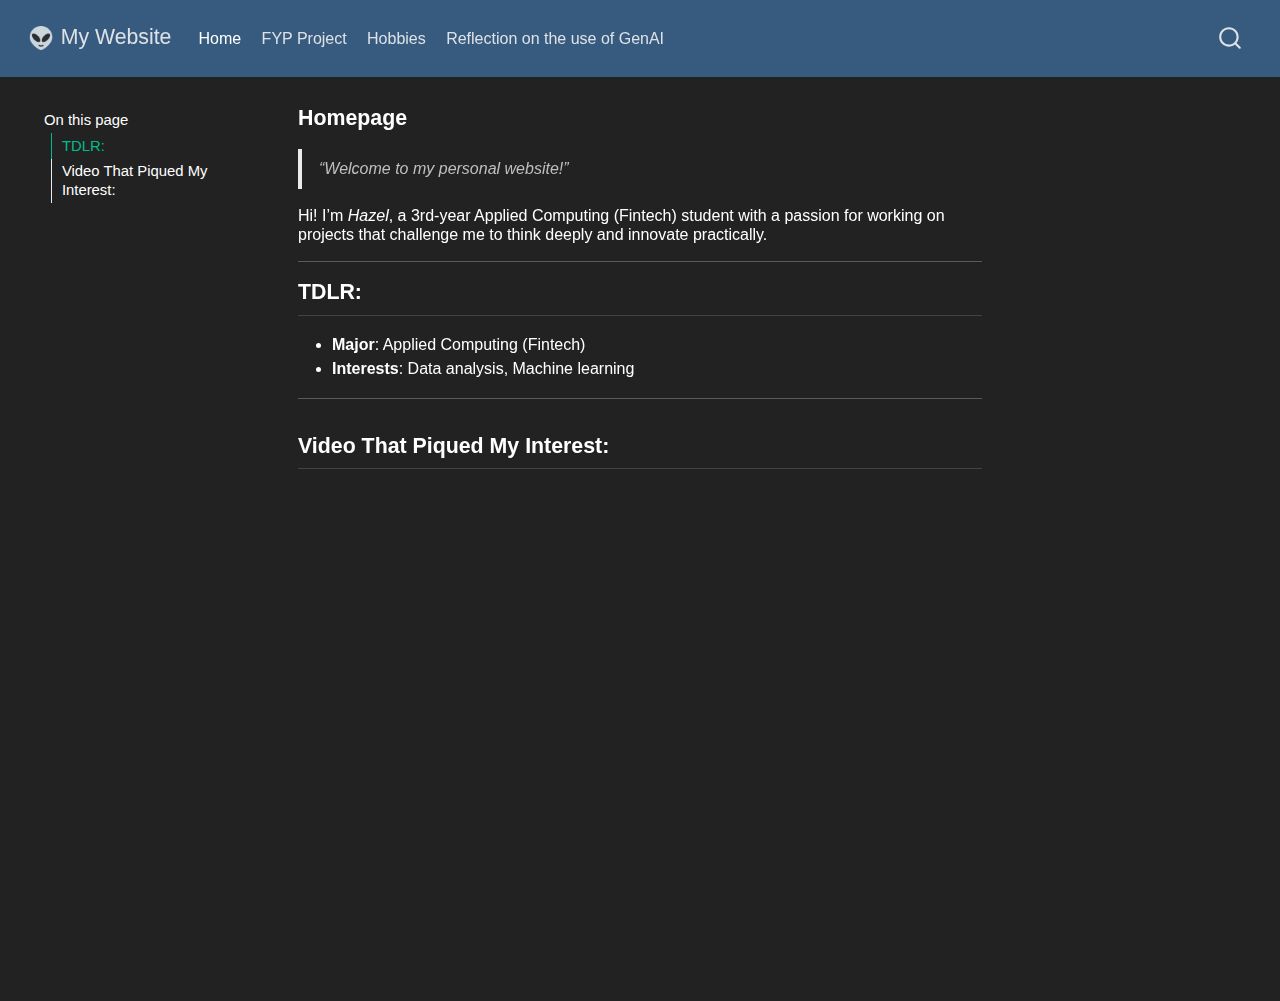
<file: docs/index.html>
<!DOCTYPE html>
<html xmlns="http://www.w3.org/1999/xhtml" lang="en" xml:lang="en"><head>

<meta charset="utf-8">
<meta name="generator" content="quarto-1.7.30">

<meta name="viewport" content="width=device-width, initial-scale=1.0, user-scalable=yes">


<title>Homepage – My Website</title>
<style>
code{white-space: pre-wrap;}
span.smallcaps{font-variant: small-caps;}
div.columns{display: flex; gap: min(4vw, 1.5em);}
div.column{flex: auto; overflow-x: auto;}
div.hanging-indent{margin-left: 1.5em; text-indent: -1.5em;}
ul.task-list{list-style: none;}
ul.task-list li input[type="checkbox"] {
  width: 0.8em;
  margin: 0 0.8em 0.2em -1em; /* quarto-specific, see https://github.com/quarto-dev/quarto-cli/issues/4556 */ 
  vertical-align: middle;
}
</style>


<script src="site_libs/quarto-nav/quarto-nav.js"></script>
<script src="site_libs/quarto-nav/headroom.min.js"></script>
<script src="site_libs/clipboard/clipboard.min.js"></script>
<script src="site_libs/quarto-search/autocomplete.umd.js"></script>
<script src="site_libs/quarto-search/fuse.min.js"></script>
<script src="site_libs/quarto-search/quarto-search.js"></script>
<meta name="quarto:offset" content="./">
<link href="./favicon.png" rel="icon" type="image/png">
<script src="site_libs/quarto-html/quarto.js" type="module"></script>
<script src="site_libs/quarto-html/tabsets/tabsets.js" type="module"></script>
<script src="site_libs/quarto-html/popper.min.js"></script>
<script src="site_libs/quarto-html/tippy.umd.min.js"></script>
<script src="site_libs/quarto-html/anchor.min.js"></script>
<link href="site_libs/quarto-html/tippy.css" rel="stylesheet">
<link href="site_libs/quarto-html/quarto-syntax-highlighting-dark-2b3e328b71be8d25427581baeb23079b.css" rel="stylesheet" id="quarto-text-highlighting-styles">
<script src="site_libs/bootstrap/bootstrap.min.js"></script>
<link href="site_libs/bootstrap/bootstrap-icons.css" rel="stylesheet">
<link href="site_libs/bootstrap/bootstrap-1688d9e1630bd0bcb1ec498477fd8fb7.min.css" rel="stylesheet" append-hash="true" id="quarto-bootstrap" data-mode="dark">
<script id="quarto-search-options" type="application/json">{
  "location": "navbar",
  "copy-button": false,
  "collapse-after": 3,
  "panel-placement": "end",
  "type": "overlay",
  "limit": 50,
  "keyboard-shortcut": [
    "f",
    "/",
    "s"
  ],
  "show-item-context": false,
  "language": {
    "search-no-results-text": "No results",
    "search-matching-documents-text": "matching documents",
    "search-copy-link-title": "Copy link to search",
    "search-hide-matches-text": "Hide additional matches",
    "search-more-match-text": "more match in this document",
    "search-more-matches-text": "more matches in this document",
    "search-clear-button-title": "Clear",
    "search-text-placeholder": "",
    "search-detached-cancel-button-title": "Cancel",
    "search-submit-button-title": "Submit",
    "search-label": "Search"
  }
}</script>


<link rel="stylesheet" href="styles.css">
</head>

<body class="floating nav-fixed quarto-light">

<div id="quarto-search-results"></div>
  <header id="quarto-header" class="headroom fixed-top">
    <nav class="navbar navbar-expand-lg " data-bs-theme="dark">
      <div class="navbar-container container-fluid">
      <div class="navbar-brand-container mx-auto">
    <a href="./index.html" class="navbar-brand navbar-brand-logo">
    <img src="./logo.png" alt="" class="navbar-logo">
    </a>
    <a class="navbar-brand" href="./index.html">
    <span class="navbar-title">My Website</span>
    </a>
  </div>
            <div id="quarto-search" class="" title="Search"></div>
          <button class="navbar-toggler" type="button" data-bs-toggle="collapse" data-bs-target="#navbarCollapse" aria-controls="navbarCollapse" role="menu" aria-expanded="false" aria-label="Toggle navigation" onclick="if (window.quartoToggleHeadroom) { window.quartoToggleHeadroom(); }">
  <span class="navbar-toggler-icon"></span>
</button>
          <div class="collapse navbar-collapse" id="navbarCollapse">
            <ul class="navbar-nav navbar-nav-scroll me-auto">
  <li class="nav-item">
    <a class="nav-link active" href="./index.html" aria-current="page"> 
<span class="menu-text">Home</span></a>
  </li>  
  <li class="nav-item">
    <a class="nav-link" href="./about.html"> 
<span class="menu-text">FYP Project</span></a>
  </li>  
  <li class="nav-item">
    <a class="nav-link" href="./hobbies.html"> 
<span class="menu-text">Hobbies</span></a>
  </li>  
  <li class="nav-item">
    <a class="nav-link" href="./reflection.html"> 
<span class="menu-text">Reflection on the use of GenAI</span></a>
  </li>  
</ul>
          </div> <!-- /navcollapse -->
            <div class="quarto-navbar-tools">
</div>
      </div> <!-- /container-fluid -->
    </nav>
</header>
<!-- content -->
<div id="quarto-content" class="quarto-container page-columns page-rows-contents page-layout-article page-navbar">
<!-- sidebar -->
  <nav id="quarto-sidebar" class="sidebar collapse collapse-horizontal quarto-sidebar-collapse-item sidebar-navigation floating overflow-auto">
    <nav id="TOC" role="doc-toc" class="toc-active">
    <h2 id="toc-title">On this page</h2>
   
  <ul>
  <li><a href="#tdlr" id="toc-tdlr" class="nav-link active" data-scroll-target="#tdlr">TDLR:</a></li>
  <li><a href="#video-that-piqued-my-interest" id="toc-video-that-piqued-my-interest" class="nav-link" data-scroll-target="#video-that-piqued-my-interest">Video That Piqued My Interest:</a></li>
  </ul>
</nav>
</nav>
<div id="quarto-sidebar-glass" class="quarto-sidebar-collapse-item" data-bs-toggle="collapse" data-bs-target=".quarto-sidebar-collapse-item"></div>
<!-- margin-sidebar -->
    <div id="quarto-margin-sidebar" class="sidebar margin-sidebar zindex-bottom">
    </div>
<!-- main -->
<main class="content" id="quarto-document-content">

<header id="title-block-header" class="quarto-title-block default">
<div class="quarto-title">
<h1 class="title">Homepage</h1>
</div>



<div class="quarto-title-meta">

    
  
    
  </div>
  


</header>


<blockquote class="blockquote">
<p><em>“Welcome to my personal website!”</em></p>
</blockquote>
<p>Hi! I’m <em>Hazel</em>, a 3rd-year Applied Computing (Fintech) student with a passion for working on projects that challenge me to think deeply and innovate practically.</p>
<hr>
<section id="tdlr" class="level2">
<h2 class="anchored" data-anchor-id="tdlr">TDLR:</h2>
<ul>
<li><strong>Major</strong>: Applied Computing (Fintech)</li>
<li><strong>Interests</strong>: Data analysis, Machine learning</li>
</ul>
<hr>
</section>
<section id="video-that-piqued-my-interest" class="level2">
<h2 class="anchored" data-anchor-id="video-that-piqued-my-interest">Video That Piqued My Interest:</h2>
<div class="quarto-video"><iframe data-external="1" src="https://www.youtube.com/embed/aircAruvnKk" width="600" height="400" title="" frameborder="0" allow="accelerometer; autoplay; clipboard-write; encrypted-media; gyroscope; picture-in-picture" allowfullscreen=""></iframe></div>


</section>

</main> <!-- /main -->
<script id="quarto-html-after-body" type="application/javascript">
  window.document.addEventListener("DOMContentLoaded", function (event) {
    const icon = "";
    const anchorJS = new window.AnchorJS();
    anchorJS.options = {
      placement: 'right',
      icon: icon
    };
    anchorJS.add('.anchored');
    const isCodeAnnotation = (el) => {
      for (const clz of el.classList) {
        if (clz.startsWith('code-annotation-')) {                     
          return true;
        }
      }
      return false;
    }
    const onCopySuccess = function(e) {
      // button target
      const button = e.trigger;
      // don't keep focus
      button.blur();
      // flash "checked"
      button.classList.add('code-copy-button-checked');
      var currentTitle = button.getAttribute("title");
      button.setAttribute("title", "Copied!");
      let tooltip;
      if (window.bootstrap) {
        button.setAttribute("data-bs-toggle", "tooltip");
        button.setAttribute("data-bs-placement", "left");
        button.setAttribute("data-bs-title", "Copied!");
        tooltip = new bootstrap.Tooltip(button, 
          { trigger: "manual", 
            customClass: "code-copy-button-tooltip",
            offset: [0, -8]});
        tooltip.show();    
      }
      setTimeout(function() {
        if (tooltip) {
          tooltip.hide();
          button.removeAttribute("data-bs-title");
          button.removeAttribute("data-bs-toggle");
          button.removeAttribute("data-bs-placement");
        }
        button.setAttribute("title", currentTitle);
        button.classList.remove('code-copy-button-checked');
      }, 1000);
      // clear code selection
      e.clearSelection();
    }
    const getTextToCopy = function(trigger) {
        const codeEl = trigger.previousElementSibling.cloneNode(true);
        for (const childEl of codeEl.children) {
          if (isCodeAnnotation(childEl)) {
            childEl.remove();
          }
        }
        return codeEl.innerText;
    }
    const clipboard = new window.ClipboardJS('.code-copy-button:not([data-in-quarto-modal])', {
      text: getTextToCopy
    });
    clipboard.on('success', onCopySuccess);
    if (window.document.getElementById('quarto-embedded-source-code-modal')) {
      const clipboardModal = new window.ClipboardJS('.code-copy-button[data-in-quarto-modal]', {
        text: getTextToCopy,
        container: window.document.getElementById('quarto-embedded-source-code-modal')
      });
      clipboardModal.on('success', onCopySuccess);
    }
      var localhostRegex = new RegExp(/^(?:http|https):\/\/localhost\:?[0-9]*\//);
      var mailtoRegex = new RegExp(/^mailto:/);
        var filterRegex = new RegExp('/' + window.location.host + '/');
      var isInternal = (href) => {
          return filterRegex.test(href) || localhostRegex.test(href) || mailtoRegex.test(href);
      }
      // Inspect non-navigation links and adorn them if external
     var links = window.document.querySelectorAll('a[href]:not(.nav-link):not(.navbar-brand):not(.toc-action):not(.sidebar-link):not(.sidebar-item-toggle):not(.pagination-link):not(.no-external):not([aria-hidden]):not(.dropdown-item):not(.quarto-navigation-tool):not(.about-link)');
      for (var i=0; i<links.length; i++) {
        const link = links[i];
        if (!isInternal(link.href)) {
          // undo the damage that might have been done by quarto-nav.js in the case of
          // links that we want to consider external
          if (link.dataset.originalHref !== undefined) {
            link.href = link.dataset.originalHref;
          }
        }
      }
    function tippyHover(el, contentFn, onTriggerFn, onUntriggerFn) {
      const config = {
        allowHTML: true,
        maxWidth: 500,
        delay: 100,
        arrow: false,
        appendTo: function(el) {
            return el.parentElement;
        },
        interactive: true,
        interactiveBorder: 10,
        theme: 'quarto',
        placement: 'bottom-start',
      };
      if (contentFn) {
        config.content = contentFn;
      }
      if (onTriggerFn) {
        config.onTrigger = onTriggerFn;
      }
      if (onUntriggerFn) {
        config.onUntrigger = onUntriggerFn;
      }
      window.tippy(el, config); 
    }
    const noterefs = window.document.querySelectorAll('a[role="doc-noteref"]');
    for (var i=0; i<noterefs.length; i++) {
      const ref = noterefs[i];
      tippyHover(ref, function() {
        // use id or data attribute instead here
        let href = ref.getAttribute('data-footnote-href') || ref.getAttribute('href');
        try { href = new URL(href).hash; } catch {}
        const id = href.replace(/^#\/?/, "");
        const note = window.document.getElementById(id);
        if (note) {
          return note.innerHTML;
        } else {
          return "";
        }
      });
    }
    const xrefs = window.document.querySelectorAll('a.quarto-xref');
    const processXRef = (id, note) => {
      // Strip column container classes
      const stripColumnClz = (el) => {
        el.classList.remove("page-full", "page-columns");
        if (el.children) {
          for (const child of el.children) {
            stripColumnClz(child);
          }
        }
      }
      stripColumnClz(note)
      if (id === null || id.startsWith('sec-')) {
        // Special case sections, only their first couple elements
        const container = document.createElement("div");
        if (note.children && note.children.length > 2) {
          container.appendChild(note.children[0].cloneNode(true));
          for (let i = 1; i < note.children.length; i++) {
            const child = note.children[i];
            if (child.tagName === "P" && child.innerText === "") {
              continue;
            } else {
              container.appendChild(child.cloneNode(true));
              break;
            }
          }
          if (window.Quarto?.typesetMath) {
            window.Quarto.typesetMath(container);
          }
          return container.innerHTML
        } else {
          if (window.Quarto?.typesetMath) {
            window.Quarto.typesetMath(note);
          }
          return note.innerHTML;
        }
      } else {
        // Remove any anchor links if they are present
        const anchorLink = note.querySelector('a.anchorjs-link');
        if (anchorLink) {
          anchorLink.remove();
        }
        if (window.Quarto?.typesetMath) {
          window.Quarto.typesetMath(note);
        }
        if (note.classList.contains("callout")) {
          return note.outerHTML;
        } else {
          return note.innerHTML;
        }
      }
    }
    for (var i=0; i<xrefs.length; i++) {
      const xref = xrefs[i];
      tippyHover(xref, undefined, function(instance) {
        instance.disable();
        let url = xref.getAttribute('href');
        let hash = undefined; 
        if (url.startsWith('#')) {
          hash = url;
        } else {
          try { hash = new URL(url).hash; } catch {}
        }
        if (hash) {
          const id = hash.replace(/^#\/?/, "");
          const note = window.document.getElementById(id);
          if (note !== null) {
            try {
              const html = processXRef(id, note.cloneNode(true));
              instance.setContent(html);
            } finally {
              instance.enable();
              instance.show();
            }
          } else {
            // See if we can fetch this
            fetch(url.split('#')[0])
            .then(res => res.text())
            .then(html => {
              const parser = new DOMParser();
              const htmlDoc = parser.parseFromString(html, "text/html");
              const note = htmlDoc.getElementById(id);
              if (note !== null) {
                const html = processXRef(id, note);
                instance.setContent(html);
              } 
            }).finally(() => {
              instance.enable();
              instance.show();
            });
          }
        } else {
          // See if we can fetch a full url (with no hash to target)
          // This is a special case and we should probably do some content thinning / targeting
          fetch(url)
          .then(res => res.text())
          .then(html => {
            const parser = new DOMParser();
            const htmlDoc = parser.parseFromString(html, "text/html");
            const note = htmlDoc.querySelector('main.content');
            if (note !== null) {
              // This should only happen for chapter cross references
              // (since there is no id in the URL)
              // remove the first header
              if (note.children.length > 0 && note.children[0].tagName === "HEADER") {
                note.children[0].remove();
              }
              const html = processXRef(null, note);
              instance.setContent(html);
            } 
          }).finally(() => {
            instance.enable();
            instance.show();
          });
        }
      }, function(instance) {
      });
    }
        let selectedAnnoteEl;
        const selectorForAnnotation = ( cell, annotation) => {
          let cellAttr = 'data-code-cell="' + cell + '"';
          let lineAttr = 'data-code-annotation="' +  annotation + '"';
          const selector = 'span[' + cellAttr + '][' + lineAttr + ']';
          return selector;
        }
        const selectCodeLines = (annoteEl) => {
          const doc = window.document;
          const targetCell = annoteEl.getAttribute("data-target-cell");
          const targetAnnotation = annoteEl.getAttribute("data-target-annotation");
          const annoteSpan = window.document.querySelector(selectorForAnnotation(targetCell, targetAnnotation));
          const lines = annoteSpan.getAttribute("data-code-lines").split(",");
          const lineIds = lines.map((line) => {
            return targetCell + "-" + line;
          })
          let top = null;
          let height = null;
          let parent = null;
          if (lineIds.length > 0) {
              //compute the position of the single el (top and bottom and make a div)
              const el = window.document.getElementById(lineIds[0]);
              top = el.offsetTop;
              height = el.offsetHeight;
              parent = el.parentElement.parentElement;
            if (lineIds.length > 1) {
              const lastEl = window.document.getElementById(lineIds[lineIds.length - 1]);
              const bottom = lastEl.offsetTop + lastEl.offsetHeight;
              height = bottom - top;
            }
            if (top !== null && height !== null && parent !== null) {
              // cook up a div (if necessary) and position it 
              let div = window.document.getElementById("code-annotation-line-highlight");
              if (div === null) {
                div = window.document.createElement("div");
                div.setAttribute("id", "code-annotation-line-highlight");
                div.style.position = 'absolute';
                parent.appendChild(div);
              }
              div.style.top = top - 2 + "px";
              div.style.height = height + 4 + "px";
              div.style.left = 0;
              let gutterDiv = window.document.getElementById("code-annotation-line-highlight-gutter");
              if (gutterDiv === null) {
                gutterDiv = window.document.createElement("div");
                gutterDiv.setAttribute("id", "code-annotation-line-highlight-gutter");
                gutterDiv.style.position = 'absolute';
                const codeCell = window.document.getElementById(targetCell);
                const gutter = codeCell.querySelector('.code-annotation-gutter');
                gutter.appendChild(gutterDiv);
              }
              gutterDiv.style.top = top - 2 + "px";
              gutterDiv.style.height = height + 4 + "px";
            }
            selectedAnnoteEl = annoteEl;
          }
        };
        const unselectCodeLines = () => {
          const elementsIds = ["code-annotation-line-highlight", "code-annotation-line-highlight-gutter"];
          elementsIds.forEach((elId) => {
            const div = window.document.getElementById(elId);
            if (div) {
              div.remove();
            }
          });
          selectedAnnoteEl = undefined;
        };
          // Handle positioning of the toggle
      window.addEventListener(
        "resize",
        throttle(() => {
          elRect = undefined;
          if (selectedAnnoteEl) {
            selectCodeLines(selectedAnnoteEl);
          }
        }, 10)
      );
      function throttle(fn, ms) {
      let throttle = false;
      let timer;
        return (...args) => {
          if(!throttle) { // first call gets through
              fn.apply(this, args);
              throttle = true;
          } else { // all the others get throttled
              if(timer) clearTimeout(timer); // cancel #2
              timer = setTimeout(() => {
                fn.apply(this, args);
                timer = throttle = false;
              }, ms);
          }
        };
      }
        // Attach click handler to the DT
        const annoteDls = window.document.querySelectorAll('dt[data-target-cell]');
        for (const annoteDlNode of annoteDls) {
          annoteDlNode.addEventListener('click', (event) => {
            const clickedEl = event.target;
            if (clickedEl !== selectedAnnoteEl) {
              unselectCodeLines();
              const activeEl = window.document.querySelector('dt[data-target-cell].code-annotation-active');
              if (activeEl) {
                activeEl.classList.remove('code-annotation-active');
              }
              selectCodeLines(clickedEl);
              clickedEl.classList.add('code-annotation-active');
            } else {
              // Unselect the line
              unselectCodeLines();
              clickedEl.classList.remove('code-annotation-active');
            }
          });
        }
    const findCites = (el) => {
      const parentEl = el.parentElement;
      if (parentEl) {
        const cites = parentEl.dataset.cites;
        if (cites) {
          return {
            el,
            cites: cites.split(' ')
          };
        } else {
          return findCites(el.parentElement)
        }
      } else {
        return undefined;
      }
    };
    var bibliorefs = window.document.querySelectorAll('a[role="doc-biblioref"]');
    for (var i=0; i<bibliorefs.length; i++) {
      const ref = bibliorefs[i];
      const citeInfo = findCites(ref);
      if (citeInfo) {
        tippyHover(citeInfo.el, function() {
          var popup = window.document.createElement('div');
          citeInfo.cites.forEach(function(cite) {
            var citeDiv = window.document.createElement('div');
            citeDiv.classList.add('hanging-indent');
            citeDiv.classList.add('csl-entry');
            var biblioDiv = window.document.getElementById('ref-' + cite);
            if (biblioDiv) {
              citeDiv.innerHTML = biblioDiv.innerHTML;
            }
            popup.appendChild(citeDiv);
          });
          return popup.innerHTML;
        });
      }
    }
  });
  </script>
</div> <!-- /content -->




</body></html>
</file>
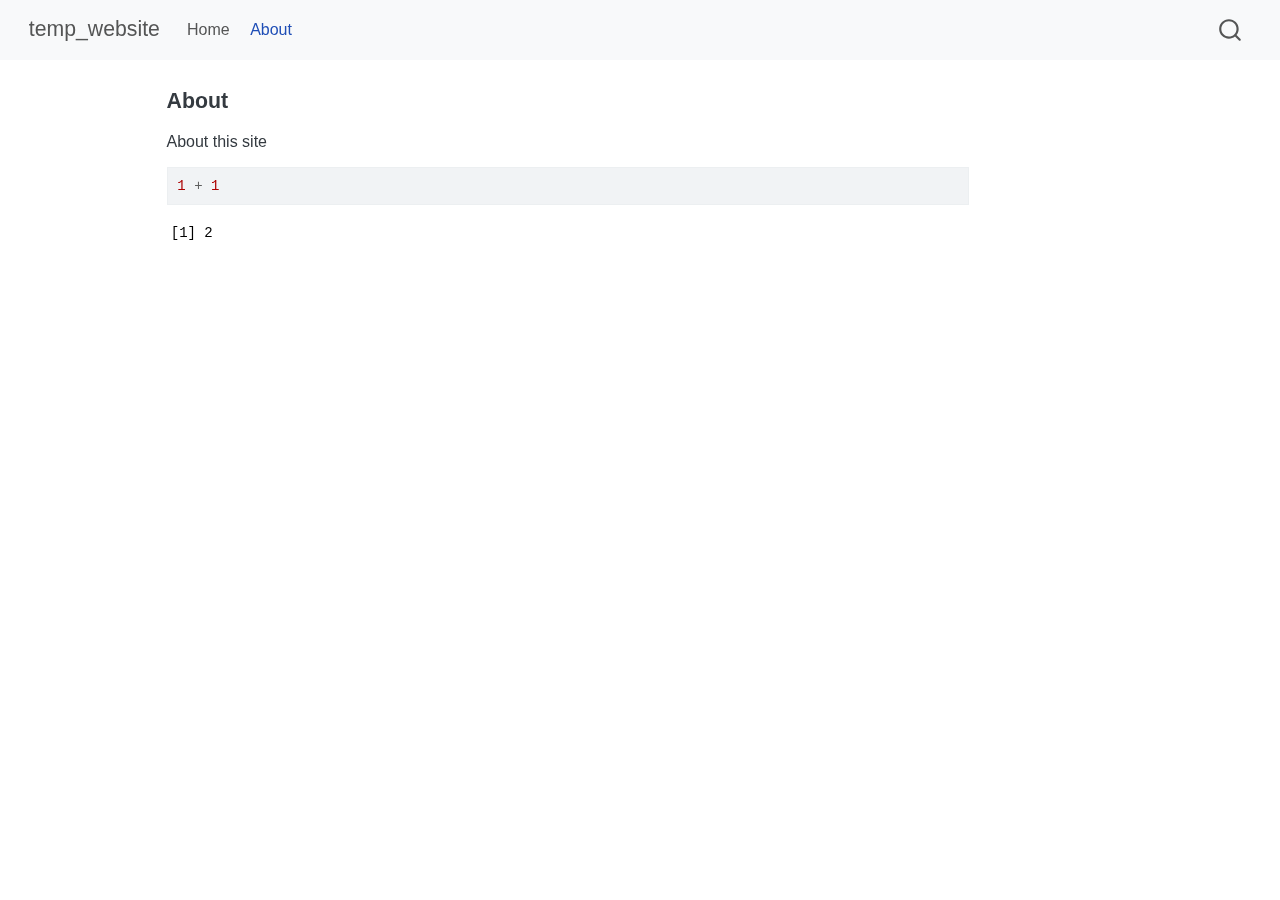
<file: docs/about.html>
<!DOCTYPE html>
<html xmlns="http://www.w3.org/1999/xhtml" lang="en" xml:lang="en"><head>

<meta charset="utf-8">
<meta name="generator" content="quarto-1.7.30">

<meta name="viewport" content="width=device-width, initial-scale=1.0, user-scalable=yes">


<title>About – temp_website</title>
<style>
code{white-space: pre-wrap;}
span.smallcaps{font-variant: small-caps;}
div.columns{display: flex; gap: min(4vw, 1.5em);}
div.column{flex: auto; overflow-x: auto;}
div.hanging-indent{margin-left: 1.5em; text-indent: -1.5em;}
ul.task-list{list-style: none;}
ul.task-list li input[type="checkbox"] {
  width: 0.8em;
  margin: 0 0.8em 0.2em -1em; /* quarto-specific, see https://github.com/quarto-dev/quarto-cli/issues/4556 */ 
  vertical-align: middle;
}
/* CSS for syntax highlighting */
html { -webkit-text-size-adjust: 100%; }
pre > code.sourceCode { white-space: pre; position: relative; }
pre > code.sourceCode > span { display: inline-block; line-height: 1.25; }
pre > code.sourceCode > span:empty { height: 1.2em; }
.sourceCode { overflow: visible; }
code.sourceCode > span { color: inherit; text-decoration: inherit; }
div.sourceCode { margin: 1em 0; }
pre.sourceCode { margin: 0; }
@media screen {
div.sourceCode { overflow: auto; }
}
@media print {
pre > code.sourceCode { white-space: pre-wrap; }
pre > code.sourceCode > span { text-indent: -5em; padding-left: 5em; }
}
pre.numberSource code
  { counter-reset: source-line 0; }
pre.numberSource code > span
  { position: relative; left: -4em; counter-increment: source-line; }
pre.numberSource code > span > a:first-child::before
  { content: counter(source-line);
    position: relative; left: -1em; text-align: right; vertical-align: baseline;
    border: none; display: inline-block;
    -webkit-touch-callout: none; -webkit-user-select: none;
    -khtml-user-select: none; -moz-user-select: none;
    -ms-user-select: none; user-select: none;
    padding: 0 4px; width: 4em;
  }
pre.numberSource { margin-left: 3em;  padding-left: 4px; }
div.sourceCode
  {   }
@media screen {
pre > code.sourceCode > span > a:first-child::before { text-decoration: underline; }
}
</style>


<script src="site_libs/quarto-nav/quarto-nav.js"></script>
<script src="site_libs/quarto-nav/headroom.min.js"></script>
<script src="site_libs/clipboard/clipboard.min.js"></script>
<script src="site_libs/quarto-search/autocomplete.umd.js"></script>
<script src="site_libs/quarto-search/fuse.min.js"></script>
<script src="site_libs/quarto-search/quarto-search.js"></script>
<meta name="quarto:offset" content="./">
<script src="site_libs/quarto-html/quarto.js" type="module"></script>
<script src="site_libs/quarto-html/tabsets/tabsets.js" type="module"></script>
<script src="site_libs/quarto-html/popper.min.js"></script>
<script src="site_libs/quarto-html/tippy.umd.min.js"></script>
<script src="site_libs/quarto-html/anchor.min.js"></script>
<link href="site_libs/quarto-html/tippy.css" rel="stylesheet">
<link href="site_libs/quarto-html/quarto-syntax-highlighting-de070a7b0ab54f8780927367ac907214.css" rel="stylesheet" id="quarto-text-highlighting-styles">
<script src="site_libs/bootstrap/bootstrap.min.js"></script>
<link href="site_libs/bootstrap/bootstrap-icons.css" rel="stylesheet">
<link href="site_libs/bootstrap/bootstrap-dfb324f25d9b1687192fa8be62ac8f9c.min.css" rel="stylesheet" append-hash="true" id="quarto-bootstrap" data-mode="light">
<script id="quarto-search-options" type="application/json">{
  "location": "navbar",
  "copy-button": false,
  "collapse-after": 3,
  "panel-placement": "end",
  "type": "overlay",
  "limit": 50,
  "keyboard-shortcut": [
    "f",
    "/",
    "s"
  ],
  "show-item-context": false,
  "language": {
    "search-no-results-text": "No results",
    "search-matching-documents-text": "matching documents",
    "search-copy-link-title": "Copy link to search",
    "search-hide-matches-text": "Hide additional matches",
    "search-more-match-text": "more match in this document",
    "search-more-matches-text": "more matches in this document",
    "search-clear-button-title": "Clear",
    "search-text-placeholder": "",
    "search-detached-cancel-button-title": "Cancel",
    "search-submit-button-title": "Submit",
    "search-label": "Search"
  }
}</script>


<link rel="stylesheet" href="styles.css">
</head>

<body class="nav-fixed quarto-light">

<div id="quarto-search-results"></div>
  <header id="quarto-header" class="headroom fixed-top">
    <nav class="navbar navbar-expand-lg " data-bs-theme="dark">
      <div class="navbar-container container-fluid">
      <div class="navbar-brand-container mx-auto">
    <a class="navbar-brand" href="./index.html">
    <span class="navbar-title">temp_website</span>
    </a>
  </div>
            <div id="quarto-search" class="" title="Search"></div>
          <button class="navbar-toggler" type="button" data-bs-toggle="collapse" data-bs-target="#navbarCollapse" aria-controls="navbarCollapse" role="menu" aria-expanded="false" aria-label="Toggle navigation" onclick="if (window.quartoToggleHeadroom) { window.quartoToggleHeadroom(); }">
  <span class="navbar-toggler-icon"></span>
</button>
          <div class="collapse navbar-collapse" id="navbarCollapse">
            <ul class="navbar-nav navbar-nav-scroll me-auto">
  <li class="nav-item">
    <a class="nav-link" href="./index.html"> 
<span class="menu-text">Home</span></a>
  </li>  
  <li class="nav-item">
    <a class="nav-link active" href="./about.html" aria-current="page"> 
<span class="menu-text">About</span></a>
  </li>  
</ul>
          </div> <!-- /navcollapse -->
            <div class="quarto-navbar-tools">
</div>
      </div> <!-- /container-fluid -->
    </nav>
</header>
<!-- content -->
<div id="quarto-content" class="quarto-container page-columns page-rows-contents page-layout-article page-navbar">
<!-- sidebar -->
<!-- margin-sidebar -->
    <div id="quarto-margin-sidebar" class="sidebar margin-sidebar zindex-bottom">
        
    </div>
<!-- main -->
<main class="content" id="quarto-document-content">

<header id="title-block-header" class="quarto-title-block default">
<div class="quarto-title">
<h1 class="title">About</h1>
</div>



<div class="quarto-title-meta">

    
  
    
  </div>
  


</header>


<p>About this site</p>
<div class="cell">
<div class="sourceCode cell-code" id="cb1"><pre class="sourceCode r code-with-copy"><code class="sourceCode r"><span id="cb1-1"><a href="#cb1-1" aria-hidden="true" tabindex="-1"></a><span class="dv">1</span> <span class="sc">+</span> <span class="dv">1</span></span></code><button title="Copy to Clipboard" class="code-copy-button"><i class="bi"></i></button></pre></div>
<div class="cell-output cell-output-stdout">
<pre><code>[1] 2</code></pre>
</div>
</div>



</main> <!-- /main -->
<script id="quarto-html-after-body" type="application/javascript">
  window.document.addEventListener("DOMContentLoaded", function (event) {
    const icon = "";
    const anchorJS = new window.AnchorJS();
    anchorJS.options = {
      placement: 'right',
      icon: icon
    };
    anchorJS.add('.anchored');
    const isCodeAnnotation = (el) => {
      for (const clz of el.classList) {
        if (clz.startsWith('code-annotation-')) {                     
          return true;
        }
      }
      return false;
    }
    const onCopySuccess = function(e) {
      // button target
      const button = e.trigger;
      // don't keep focus
      button.blur();
      // flash "checked"
      button.classList.add('code-copy-button-checked');
      var currentTitle = button.getAttribute("title");
      button.setAttribute("title", "Copied!");
      let tooltip;
      if (window.bootstrap) {
        button.setAttribute("data-bs-toggle", "tooltip");
        button.setAttribute("data-bs-placement", "left");
        button.setAttribute("data-bs-title", "Copied!");
        tooltip = new bootstrap.Tooltip(button, 
          { trigger: "manual", 
            customClass: "code-copy-button-tooltip",
            offset: [0, -8]});
        tooltip.show();    
      }
      setTimeout(function() {
        if (tooltip) {
          tooltip.hide();
          button.removeAttribute("data-bs-title");
          button.removeAttribute("data-bs-toggle");
          button.removeAttribute("data-bs-placement");
        }
        button.setAttribute("title", currentTitle);
        button.classList.remove('code-copy-button-checked');
      }, 1000);
      // clear code selection
      e.clearSelection();
    }
    const getTextToCopy = function(trigger) {
        const codeEl = trigger.previousElementSibling.cloneNode(true);
        for (const childEl of codeEl.children) {
          if (isCodeAnnotation(childEl)) {
            childEl.remove();
          }
        }
        return codeEl.innerText;
    }
    const clipboard = new window.ClipboardJS('.code-copy-button:not([data-in-quarto-modal])', {
      text: getTextToCopy
    });
    clipboard.on('success', onCopySuccess);
    if (window.document.getElementById('quarto-embedded-source-code-modal')) {
      const clipboardModal = new window.ClipboardJS('.code-copy-button[data-in-quarto-modal]', {
        text: getTextToCopy,
        container: window.document.getElementById('quarto-embedded-source-code-modal')
      });
      clipboardModal.on('success', onCopySuccess);
    }
      var localhostRegex = new RegExp(/^(?:http|https):\/\/localhost\:?[0-9]*\//);
      var mailtoRegex = new RegExp(/^mailto:/);
        var filterRegex = new RegExp('/' + window.location.host + '/');
      var isInternal = (href) => {
          return filterRegex.test(href) || localhostRegex.test(href) || mailtoRegex.test(href);
      }
      // Inspect non-navigation links and adorn them if external
     var links = window.document.querySelectorAll('a[href]:not(.nav-link):not(.navbar-brand):not(.toc-action):not(.sidebar-link):not(.sidebar-item-toggle):not(.pagination-link):not(.no-external):not([aria-hidden]):not(.dropdown-item):not(.quarto-navigation-tool):not(.about-link)');
      for (var i=0; i<links.length; i++) {
        const link = links[i];
        if (!isInternal(link.href)) {
          // undo the damage that might have been done by quarto-nav.js in the case of
          // links that we want to consider external
          if (link.dataset.originalHref !== undefined) {
            link.href = link.dataset.originalHref;
          }
        }
      }
    function tippyHover(el, contentFn, onTriggerFn, onUntriggerFn) {
      const config = {
        allowHTML: true,
        maxWidth: 500,
        delay: 100,
        arrow: false,
        appendTo: function(el) {
            return el.parentElement;
        },
        interactive: true,
        interactiveBorder: 10,
        theme: 'quarto',
        placement: 'bottom-start',
      };
      if (contentFn) {
        config.content = contentFn;
      }
      if (onTriggerFn) {
        config.onTrigger = onTriggerFn;
      }
      if (onUntriggerFn) {
        config.onUntrigger = onUntriggerFn;
      }
      window.tippy(el, config); 
    }
    const noterefs = window.document.querySelectorAll('a[role="doc-noteref"]');
    for (var i=0; i<noterefs.length; i++) {
      const ref = noterefs[i];
      tippyHover(ref, function() {
        // use id or data attribute instead here
        let href = ref.getAttribute('data-footnote-href') || ref.getAttribute('href');
        try { href = new URL(href).hash; } catch {}
        const id = href.replace(/^#\/?/, "");
        const note = window.document.getElementById(id);
        if (note) {
          return note.innerHTML;
        } else {
          return "";
        }
      });
    }
    const xrefs = window.document.querySelectorAll('a.quarto-xref');
    const processXRef = (id, note) => {
      // Strip column container classes
      const stripColumnClz = (el) => {
        el.classList.remove("page-full", "page-columns");
        if (el.children) {
          for (const child of el.children) {
            stripColumnClz(child);
          }
        }
      }
      stripColumnClz(note)
      if (id === null || id.startsWith('sec-')) {
        // Special case sections, only their first couple elements
        const container = document.createElement("div");
        if (note.children && note.children.length > 2) {
          container.appendChild(note.children[0].cloneNode(true));
          for (let i = 1; i < note.children.length; i++) {
            const child = note.children[i];
            if (child.tagName === "P" && child.innerText === "") {
              continue;
            } else {
              container.appendChild(child.cloneNode(true));
              break;
            }
          }
          if (window.Quarto?.typesetMath) {
            window.Quarto.typesetMath(container);
          }
          return container.innerHTML
        } else {
          if (window.Quarto?.typesetMath) {
            window.Quarto.typesetMath(note);
          }
          return note.innerHTML;
        }
      } else {
        // Remove any anchor links if they are present
        const anchorLink = note.querySelector('a.anchorjs-link');
        if (anchorLink) {
          anchorLink.remove();
        }
        if (window.Quarto?.typesetMath) {
          window.Quarto.typesetMath(note);
        }
        if (note.classList.contains("callout")) {
          return note.outerHTML;
        } else {
          return note.innerHTML;
        }
      }
    }
    for (var i=0; i<xrefs.length; i++) {
      const xref = xrefs[i];
      tippyHover(xref, undefined, function(instance) {
        instance.disable();
        let url = xref.getAttribute('href');
        let hash = undefined; 
        if (url.startsWith('#')) {
          hash = url;
        } else {
          try { hash = new URL(url).hash; } catch {}
        }
        if (hash) {
          const id = hash.replace(/^#\/?/, "");
          const note = window.document.getElementById(id);
          if (note !== null) {
            try {
              const html = processXRef(id, note.cloneNode(true));
              instance.setContent(html);
            } finally {
              instance.enable();
              instance.show();
            }
          } else {
            // See if we can fetch this
            fetch(url.split('#')[0])
            .then(res => res.text())
            .then(html => {
              const parser = new DOMParser();
              const htmlDoc = parser.parseFromString(html, "text/html");
              const note = htmlDoc.getElementById(id);
              if (note !== null) {
                const html = processXRef(id, note);
                instance.setContent(html);
              } 
            }).finally(() => {
              instance.enable();
              instance.show();
            });
          }
        } else {
          // See if we can fetch a full url (with no hash to target)
          // This is a special case and we should probably do some content thinning / targeting
          fetch(url)
          .then(res => res.text())
          .then(html => {
            const parser = new DOMParser();
            const htmlDoc = parser.parseFromString(html, "text/html");
            const note = htmlDoc.querySelector('main.content');
            if (note !== null) {
              // This should only happen for chapter cross references
              // (since there is no id in the URL)
              // remove the first header
              if (note.children.length > 0 && note.children[0].tagName === "HEADER") {
                note.children[0].remove();
              }
              const html = processXRef(null, note);
              instance.setContent(html);
            } 
          }).finally(() => {
            instance.enable();
            instance.show();
          });
        }
      }, function(instance) {
      });
    }
        let selectedAnnoteEl;
        const selectorForAnnotation = ( cell, annotation) => {
          let cellAttr = 'data-code-cell="' + cell + '"';
          let lineAttr = 'data-code-annotation="' +  annotation + '"';
          const selector = 'span[' + cellAttr + '][' + lineAttr + ']';
          return selector;
        }
        const selectCodeLines = (annoteEl) => {
          const doc = window.document;
          const targetCell = annoteEl.getAttribute("data-target-cell");
          const targetAnnotation = annoteEl.getAttribute("data-target-annotation");
          const annoteSpan = window.document.querySelector(selectorForAnnotation(targetCell, targetAnnotation));
          const lines = annoteSpan.getAttribute("data-code-lines").split(",");
          const lineIds = lines.map((line) => {
            return targetCell + "-" + line;
          })
          let top = null;
          let height = null;
          let parent = null;
          if (lineIds.length > 0) {
              //compute the position of the single el (top and bottom and make a div)
              const el = window.document.getElementById(lineIds[0]);
              top = el.offsetTop;
              height = el.offsetHeight;
              parent = el.parentElement.parentElement;
            if (lineIds.length > 1) {
              const lastEl = window.document.getElementById(lineIds[lineIds.length - 1]);
              const bottom = lastEl.offsetTop + lastEl.offsetHeight;
              height = bottom - top;
            }
            if (top !== null && height !== null && parent !== null) {
              // cook up a div (if necessary) and position it 
              let div = window.document.getElementById("code-annotation-line-highlight");
              if (div === null) {
                div = window.document.createElement("div");
                div.setAttribute("id", "code-annotation-line-highlight");
                div.style.position = 'absolute';
                parent.appendChild(div);
              }
              div.style.top = top - 2 + "px";
              div.style.height = height + 4 + "px";
              div.style.left = 0;
              let gutterDiv = window.document.getElementById("code-annotation-line-highlight-gutter");
              if (gutterDiv === null) {
                gutterDiv = window.document.createElement("div");
                gutterDiv.setAttribute("id", "code-annotation-line-highlight-gutter");
                gutterDiv.style.position = 'absolute';
                const codeCell = window.document.getElementById(targetCell);
                const gutter = codeCell.querySelector('.code-annotation-gutter');
                gutter.appendChild(gutterDiv);
              }
              gutterDiv.style.top = top - 2 + "px";
              gutterDiv.style.height = height + 4 + "px";
            }
            selectedAnnoteEl = annoteEl;
          }
        };
        const unselectCodeLines = () => {
          const elementsIds = ["code-annotation-line-highlight", "code-annotation-line-highlight-gutter"];
          elementsIds.forEach((elId) => {
            const div = window.document.getElementById(elId);
            if (div) {
              div.remove();
            }
          });
          selectedAnnoteEl = undefined;
        };
          // Handle positioning of the toggle
      window.addEventListener(
        "resize",
        throttle(() => {
          elRect = undefined;
          if (selectedAnnoteEl) {
            selectCodeLines(selectedAnnoteEl);
          }
        }, 10)
      );
      function throttle(fn, ms) {
      let throttle = false;
      let timer;
        return (...args) => {
          if(!throttle) { // first call gets through
              fn.apply(this, args);
              throttle = true;
          } else { // all the others get throttled
              if(timer) clearTimeout(timer); // cancel #2
              timer = setTimeout(() => {
                fn.apply(this, args);
                timer = throttle = false;
              }, ms);
          }
        };
      }
        // Attach click handler to the DT
        const annoteDls = window.document.querySelectorAll('dt[data-target-cell]');
        for (const annoteDlNode of annoteDls) {
          annoteDlNode.addEventListener('click', (event) => {
            const clickedEl = event.target;
            if (clickedEl !== selectedAnnoteEl) {
              unselectCodeLines();
              const activeEl = window.document.querySelector('dt[data-target-cell].code-annotation-active');
              if (activeEl) {
                activeEl.classList.remove('code-annotation-active');
              }
              selectCodeLines(clickedEl);
              clickedEl.classList.add('code-annotation-active');
            } else {
              // Unselect the line
              unselectCodeLines();
              clickedEl.classList.remove('code-annotation-active');
            }
          });
        }
    const findCites = (el) => {
      const parentEl = el.parentElement;
      if (parentEl) {
        const cites = parentEl.dataset.cites;
        if (cites) {
          return {
            el,
            cites: cites.split(' ')
          };
        } else {
          return findCites(el.parentElement)
        }
      } else {
        return undefined;
      }
    };
    var bibliorefs = window.document.querySelectorAll('a[role="doc-biblioref"]');
    for (var i=0; i<bibliorefs.length; i++) {
      const ref = bibliorefs[i];
      const citeInfo = findCites(ref);
      if (citeInfo) {
        tippyHover(citeInfo.el, function() {
          var popup = window.document.createElement('div');
          citeInfo.cites.forEach(function(cite) {
            var citeDiv = window.document.createElement('div');
            citeDiv.classList.add('hanging-indent');
            citeDiv.classList.add('csl-entry');
            var biblioDiv = window.document.getElementById('ref-' + cite);
            if (biblioDiv) {
              citeDiv.innerHTML = biblioDiv.innerHTML;
            }
            popup.appendChild(citeDiv);
          });
          return popup.innerHTML;
        });
      }
    }
  });
  </script>
</div> <!-- /content -->




</body></html>
</file>
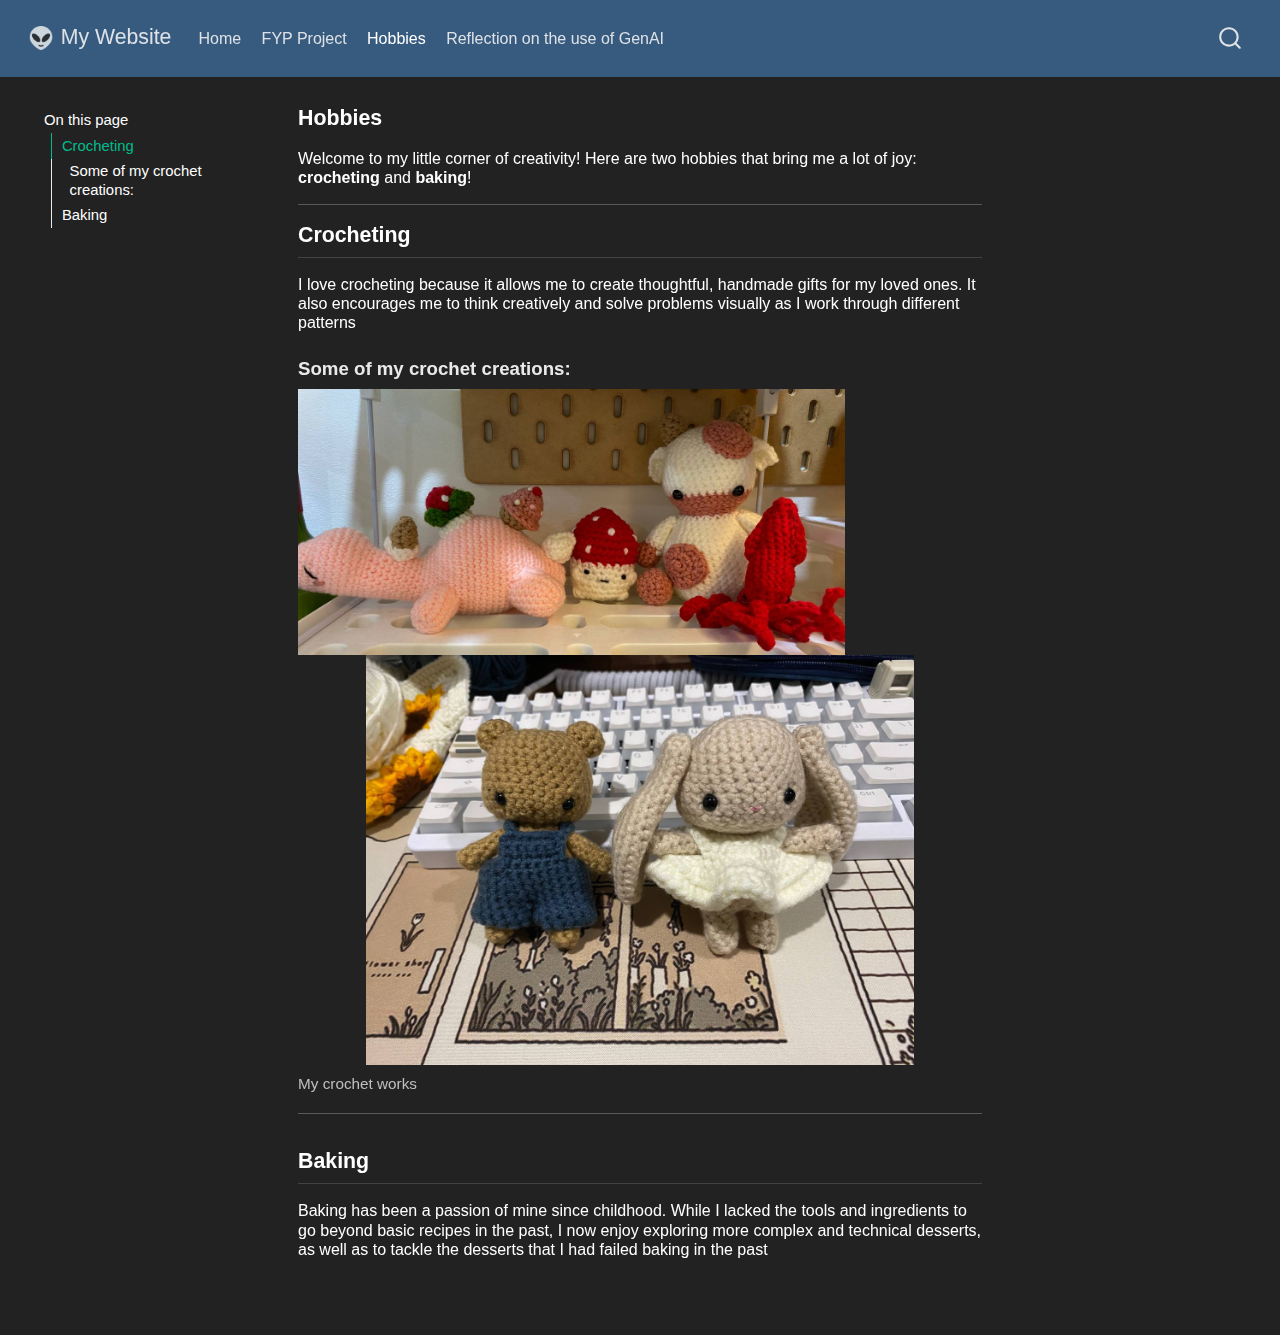
<file: docs/hobbies.html>
<!DOCTYPE html>
<html xmlns="http://www.w3.org/1999/xhtml" lang="en" xml:lang="en"><head>

<meta charset="utf-8">
<meta name="generator" content="quarto-1.7.30">

<meta name="viewport" content="width=device-width, initial-scale=1.0, user-scalable=yes">


<title>Hobbies – My Website</title>
<style>
code{white-space: pre-wrap;}
span.smallcaps{font-variant: small-caps;}
div.columns{display: flex; gap: min(4vw, 1.5em);}
div.column{flex: auto; overflow-x: auto;}
div.hanging-indent{margin-left: 1.5em; text-indent: -1.5em;}
ul.task-list{list-style: none;}
ul.task-list li input[type="checkbox"] {
  width: 0.8em;
  margin: 0 0.8em 0.2em -1em; /* quarto-specific, see https://github.com/quarto-dev/quarto-cli/issues/4556 */ 
  vertical-align: middle;
}
</style>


<script src="site_libs/quarto-nav/quarto-nav.js"></script>
<script src="site_libs/quarto-nav/headroom.min.js"></script>
<script src="site_libs/clipboard/clipboard.min.js"></script>
<script src="site_libs/quarto-search/autocomplete.umd.js"></script>
<script src="site_libs/quarto-search/fuse.min.js"></script>
<script src="site_libs/quarto-search/quarto-search.js"></script>
<meta name="quarto:offset" content="./">
<link href="./favicon.png" rel="icon" type="image/png">
<script src="site_libs/quarto-html/quarto.js" type="module"></script>
<script src="site_libs/quarto-html/tabsets/tabsets.js" type="module"></script>
<script src="site_libs/quarto-html/popper.min.js"></script>
<script src="site_libs/quarto-html/tippy.umd.min.js"></script>
<script src="site_libs/quarto-html/anchor.min.js"></script>
<link href="site_libs/quarto-html/tippy.css" rel="stylesheet">
<link href="site_libs/quarto-html/quarto-syntax-highlighting-dark-2b3e328b71be8d25427581baeb23079b.css" rel="stylesheet" id="quarto-text-highlighting-styles">
<script src="site_libs/bootstrap/bootstrap.min.js"></script>
<link href="site_libs/bootstrap/bootstrap-icons.css" rel="stylesheet">
<link href="site_libs/bootstrap/bootstrap-1688d9e1630bd0bcb1ec498477fd8fb7.min.css" rel="stylesheet" append-hash="true" id="quarto-bootstrap" data-mode="dark">
<script id="quarto-search-options" type="application/json">{
  "location": "navbar",
  "copy-button": false,
  "collapse-after": 3,
  "panel-placement": "end",
  "type": "overlay",
  "limit": 50,
  "keyboard-shortcut": [
    "f",
    "/",
    "s"
  ],
  "show-item-context": false,
  "language": {
    "search-no-results-text": "No results",
    "search-matching-documents-text": "matching documents",
    "search-copy-link-title": "Copy link to search",
    "search-hide-matches-text": "Hide additional matches",
    "search-more-match-text": "more match in this document",
    "search-more-matches-text": "more matches in this document",
    "search-clear-button-title": "Clear",
    "search-text-placeholder": "",
    "search-detached-cancel-button-title": "Cancel",
    "search-submit-button-title": "Submit",
    "search-label": "Search"
  }
}</script>


<link rel="stylesheet" href="styles.css">
</head>

<body class="floating nav-fixed quarto-light">

<div id="quarto-search-results"></div>
  <header id="quarto-header" class="headroom fixed-top">
    <nav class="navbar navbar-expand-lg " data-bs-theme="dark">
      <div class="navbar-container container-fluid">
      <div class="navbar-brand-container mx-auto">
    <a href="./index.html" class="navbar-brand navbar-brand-logo">
    <img src="./logo.png" alt="" class="navbar-logo">
    </a>
    <a class="navbar-brand" href="./index.html">
    <span class="navbar-title">My Website</span>
    </a>
  </div>
            <div id="quarto-search" class="" title="Search"></div>
          <button class="navbar-toggler" type="button" data-bs-toggle="collapse" data-bs-target="#navbarCollapse" aria-controls="navbarCollapse" role="menu" aria-expanded="false" aria-label="Toggle navigation" onclick="if (window.quartoToggleHeadroom) { window.quartoToggleHeadroom(); }">
  <span class="navbar-toggler-icon"></span>
</button>
          <div class="collapse navbar-collapse" id="navbarCollapse">
            <ul class="navbar-nav navbar-nav-scroll me-auto">
  <li class="nav-item">
    <a class="nav-link" href="./index.html"> 
<span class="menu-text">Home</span></a>
  </li>  
  <li class="nav-item">
    <a class="nav-link" href="./about.html"> 
<span class="menu-text">FYP Project</span></a>
  </li>  
  <li class="nav-item">
    <a class="nav-link active" href="./hobbies.html" aria-current="page"> 
<span class="menu-text">Hobbies</span></a>
  </li>  
  <li class="nav-item">
    <a class="nav-link" href="./reflection.html"> 
<span class="menu-text">Reflection on the use of GenAI</span></a>
  </li>  
</ul>
          </div> <!-- /navcollapse -->
            <div class="quarto-navbar-tools">
</div>
      </div> <!-- /container-fluid -->
    </nav>
</header>
<!-- content -->
<div id="quarto-content" class="quarto-container page-columns page-rows-contents page-layout-article page-navbar">
<!-- sidebar -->
  <nav id="quarto-sidebar" class="sidebar collapse collapse-horizontal quarto-sidebar-collapse-item sidebar-navigation floating overflow-auto">
    <nav id="TOC" role="doc-toc" class="toc-active">
    <h2 id="toc-title">On this page</h2>
   
  <ul>
  <li><a href="#crocheting" id="toc-crocheting" class="nav-link active" data-scroll-target="#crocheting">Crocheting</a>
  <ul class="collapse">
  <li><a href="#some-of-my-crochet-creations" id="toc-some-of-my-crochet-creations" class="nav-link" data-scroll-target="#some-of-my-crochet-creations">Some of my crochet creations:</a></li>
  </ul></li>
  <li><a href="#baking" id="toc-baking" class="nav-link" data-scroll-target="#baking">Baking</a></li>
  </ul>
</nav>
</nav>
<div id="quarto-sidebar-glass" class="quarto-sidebar-collapse-item" data-bs-toggle="collapse" data-bs-target=".quarto-sidebar-collapse-item"></div>
<!-- margin-sidebar -->
    <div id="quarto-margin-sidebar" class="sidebar margin-sidebar zindex-bottom">
    </div>
<!-- main -->
<main class="content" id="quarto-document-content">

<header id="title-block-header" class="quarto-title-block default">
<div class="quarto-title">
<h1 class="title">Hobbies</h1>
</div>



<div class="quarto-title-meta">

    
  
    
  </div>
  


</header>


<p>Welcome to my little corner of creativity! Here are two hobbies that bring me a lot of joy: <strong>crocheting</strong> and <strong>baking</strong>!</p>
<hr>
<section id="crocheting" class="level2">
<h2 class="anchored" data-anchor-id="crocheting">Crocheting</h2>
<p>I love crocheting because it allows me to create thoughtful, handmade gifts for my loved ones. It also encourages me to think creatively and solve problems visually as I work through different patterns</p>
<section id="some-of-my-crochet-creations" class="level3">
<h3 class="anchored" data-anchor-id="some-of-my-crochet-creations">Some of my crochet creations:</h3>
<p><img src="imgs/crochet1.jpg" class="img-fluid" style="width:80.0%"></p>
<div class="quarto-figure quarto-figure-center">
<figure class="figure">
<p><img src="imgs/crochet2.jpg" class="img-fluid figure-img" style="width:80.0%"></p>
<figcaption>My crochet works</figcaption>
</figure>
</div>
<hr>
</section>
</section>
<section id="baking" class="level2">
<h2 class="anchored" data-anchor-id="baking">Baking</h2>
<p>Baking has been a passion of mine since childhood. While I lacked the tools and ingredients to go beyond basic recipes in the past, I now enjoy exploring more complex and technical desserts, as well as to tackle the desserts that I had failed baking in the past</p>


</section>

</main> <!-- /main -->
<script id="quarto-html-after-body" type="application/javascript">
  window.document.addEventListener("DOMContentLoaded", function (event) {
    const icon = "";
    const anchorJS = new window.AnchorJS();
    anchorJS.options = {
      placement: 'right',
      icon: icon
    };
    anchorJS.add('.anchored');
    const isCodeAnnotation = (el) => {
      for (const clz of el.classList) {
        if (clz.startsWith('code-annotation-')) {                     
          return true;
        }
      }
      return false;
    }
    const onCopySuccess = function(e) {
      // button target
      const button = e.trigger;
      // don't keep focus
      button.blur();
      // flash "checked"
      button.classList.add('code-copy-button-checked');
      var currentTitle = button.getAttribute("title");
      button.setAttribute("title", "Copied!");
      let tooltip;
      if (window.bootstrap) {
        button.setAttribute("data-bs-toggle", "tooltip");
        button.setAttribute("data-bs-placement", "left");
        button.setAttribute("data-bs-title", "Copied!");
        tooltip = new bootstrap.Tooltip(button, 
          { trigger: "manual", 
            customClass: "code-copy-button-tooltip",
            offset: [0, -8]});
        tooltip.show();    
      }
      setTimeout(function() {
        if (tooltip) {
          tooltip.hide();
          button.removeAttribute("data-bs-title");
          button.removeAttribute("data-bs-toggle");
          button.removeAttribute("data-bs-placement");
        }
        button.setAttribute("title", currentTitle);
        button.classList.remove('code-copy-button-checked');
      }, 1000);
      // clear code selection
      e.clearSelection();
    }
    const getTextToCopy = function(trigger) {
        const codeEl = trigger.previousElementSibling.cloneNode(true);
        for (const childEl of codeEl.children) {
          if (isCodeAnnotation(childEl)) {
            childEl.remove();
          }
        }
        return codeEl.innerText;
    }
    const clipboard = new window.ClipboardJS('.code-copy-button:not([data-in-quarto-modal])', {
      text: getTextToCopy
    });
    clipboard.on('success', onCopySuccess);
    if (window.document.getElementById('quarto-embedded-source-code-modal')) {
      const clipboardModal = new window.ClipboardJS('.code-copy-button[data-in-quarto-modal]', {
        text: getTextToCopy,
        container: window.document.getElementById('quarto-embedded-source-code-modal')
      });
      clipboardModal.on('success', onCopySuccess);
    }
      var localhostRegex = new RegExp(/^(?:http|https):\/\/localhost\:?[0-9]*\//);
      var mailtoRegex = new RegExp(/^mailto:/);
        var filterRegex = new RegExp('/' + window.location.host + '/');
      var isInternal = (href) => {
          return filterRegex.test(href) || localhostRegex.test(href) || mailtoRegex.test(href);
      }
      // Inspect non-navigation links and adorn them if external
     var links = window.document.querySelectorAll('a[href]:not(.nav-link):not(.navbar-brand):not(.toc-action):not(.sidebar-link):not(.sidebar-item-toggle):not(.pagination-link):not(.no-external):not([aria-hidden]):not(.dropdown-item):not(.quarto-navigation-tool):not(.about-link)');
      for (var i=0; i<links.length; i++) {
        const link = links[i];
        if (!isInternal(link.href)) {
          // undo the damage that might have been done by quarto-nav.js in the case of
          // links that we want to consider external
          if (link.dataset.originalHref !== undefined) {
            link.href = link.dataset.originalHref;
          }
        }
      }
    function tippyHover(el, contentFn, onTriggerFn, onUntriggerFn) {
      const config = {
        allowHTML: true,
        maxWidth: 500,
        delay: 100,
        arrow: false,
        appendTo: function(el) {
            return el.parentElement;
        },
        interactive: true,
        interactiveBorder: 10,
        theme: 'quarto',
        placement: 'bottom-start',
      };
      if (contentFn) {
        config.content = contentFn;
      }
      if (onTriggerFn) {
        config.onTrigger = onTriggerFn;
      }
      if (onUntriggerFn) {
        config.onUntrigger = onUntriggerFn;
      }
      window.tippy(el, config); 
    }
    const noterefs = window.document.querySelectorAll('a[role="doc-noteref"]');
    for (var i=0; i<noterefs.length; i++) {
      const ref = noterefs[i];
      tippyHover(ref, function() {
        // use id or data attribute instead here
        let href = ref.getAttribute('data-footnote-href') || ref.getAttribute('href');
        try { href = new URL(href).hash; } catch {}
        const id = href.replace(/^#\/?/, "");
        const note = window.document.getElementById(id);
        if (note) {
          return note.innerHTML;
        } else {
          return "";
        }
      });
    }
    const xrefs = window.document.querySelectorAll('a.quarto-xref');
    const processXRef = (id, note) => {
      // Strip column container classes
      const stripColumnClz = (el) => {
        el.classList.remove("page-full", "page-columns");
        if (el.children) {
          for (const child of el.children) {
            stripColumnClz(child);
          }
        }
      }
      stripColumnClz(note)
      if (id === null || id.startsWith('sec-')) {
        // Special case sections, only their first couple elements
        const container = document.createElement("div");
        if (note.children && note.children.length > 2) {
          container.appendChild(note.children[0].cloneNode(true));
          for (let i = 1; i < note.children.length; i++) {
            const child = note.children[i];
            if (child.tagName === "P" && child.innerText === "") {
              continue;
            } else {
              container.appendChild(child.cloneNode(true));
              break;
            }
          }
          if (window.Quarto?.typesetMath) {
            window.Quarto.typesetMath(container);
          }
          return container.innerHTML
        } else {
          if (window.Quarto?.typesetMath) {
            window.Quarto.typesetMath(note);
          }
          return note.innerHTML;
        }
      } else {
        // Remove any anchor links if they are present
        const anchorLink = note.querySelector('a.anchorjs-link');
        if (anchorLink) {
          anchorLink.remove();
        }
        if (window.Quarto?.typesetMath) {
          window.Quarto.typesetMath(note);
        }
        if (note.classList.contains("callout")) {
          return note.outerHTML;
        } else {
          return note.innerHTML;
        }
      }
    }
    for (var i=0; i<xrefs.length; i++) {
      const xref = xrefs[i];
      tippyHover(xref, undefined, function(instance) {
        instance.disable();
        let url = xref.getAttribute('href');
        let hash = undefined; 
        if (url.startsWith('#')) {
          hash = url;
        } else {
          try { hash = new URL(url).hash; } catch {}
        }
        if (hash) {
          const id = hash.replace(/^#\/?/, "");
          const note = window.document.getElementById(id);
          if (note !== null) {
            try {
              const html = processXRef(id, note.cloneNode(true));
              instance.setContent(html);
            } finally {
              instance.enable();
              instance.show();
            }
          } else {
            // See if we can fetch this
            fetch(url.split('#')[0])
            .then(res => res.text())
            .then(html => {
              const parser = new DOMParser();
              const htmlDoc = parser.parseFromString(html, "text/html");
              const note = htmlDoc.getElementById(id);
              if (note !== null) {
                const html = processXRef(id, note);
                instance.setContent(html);
              } 
            }).finally(() => {
              instance.enable();
              instance.show();
            });
          }
        } else {
          // See if we can fetch a full url (with no hash to target)
          // This is a special case and we should probably do some content thinning / targeting
          fetch(url)
          .then(res => res.text())
          .then(html => {
            const parser = new DOMParser();
            const htmlDoc = parser.parseFromString(html, "text/html");
            const note = htmlDoc.querySelector('main.content');
            if (note !== null) {
              // This should only happen for chapter cross references
              // (since there is no id in the URL)
              // remove the first header
              if (note.children.length > 0 && note.children[0].tagName === "HEADER") {
                note.children[0].remove();
              }
              const html = processXRef(null, note);
              instance.setContent(html);
            } 
          }).finally(() => {
            instance.enable();
            instance.show();
          });
        }
      }, function(instance) {
      });
    }
        let selectedAnnoteEl;
        const selectorForAnnotation = ( cell, annotation) => {
          let cellAttr = 'data-code-cell="' + cell + '"';
          let lineAttr = 'data-code-annotation="' +  annotation + '"';
          const selector = 'span[' + cellAttr + '][' + lineAttr + ']';
          return selector;
        }
        const selectCodeLines = (annoteEl) => {
          const doc = window.document;
          const targetCell = annoteEl.getAttribute("data-target-cell");
          const targetAnnotation = annoteEl.getAttribute("data-target-annotation");
          const annoteSpan = window.document.querySelector(selectorForAnnotation(targetCell, targetAnnotation));
          const lines = annoteSpan.getAttribute("data-code-lines").split(",");
          const lineIds = lines.map((line) => {
            return targetCell + "-" + line;
          })
          let top = null;
          let height = null;
          let parent = null;
          if (lineIds.length > 0) {
              //compute the position of the single el (top and bottom and make a div)
              const el = window.document.getElementById(lineIds[0]);
              top = el.offsetTop;
              height = el.offsetHeight;
              parent = el.parentElement.parentElement;
            if (lineIds.length > 1) {
              const lastEl = window.document.getElementById(lineIds[lineIds.length - 1]);
              const bottom = lastEl.offsetTop + lastEl.offsetHeight;
              height = bottom - top;
            }
            if (top !== null && height !== null && parent !== null) {
              // cook up a div (if necessary) and position it 
              let div = window.document.getElementById("code-annotation-line-highlight");
              if (div === null) {
                div = window.document.createElement("div");
                div.setAttribute("id", "code-annotation-line-highlight");
                div.style.position = 'absolute';
                parent.appendChild(div);
              }
              div.style.top = top - 2 + "px";
              div.style.height = height + 4 + "px";
              div.style.left = 0;
              let gutterDiv = window.document.getElementById("code-annotation-line-highlight-gutter");
              if (gutterDiv === null) {
                gutterDiv = window.document.createElement("div");
                gutterDiv.setAttribute("id", "code-annotation-line-highlight-gutter");
                gutterDiv.style.position = 'absolute';
                const codeCell = window.document.getElementById(targetCell);
                const gutter = codeCell.querySelector('.code-annotation-gutter');
                gutter.appendChild(gutterDiv);
              }
              gutterDiv.style.top = top - 2 + "px";
              gutterDiv.style.height = height + 4 + "px";
            }
            selectedAnnoteEl = annoteEl;
          }
        };
        const unselectCodeLines = () => {
          const elementsIds = ["code-annotation-line-highlight", "code-annotation-line-highlight-gutter"];
          elementsIds.forEach((elId) => {
            const div = window.document.getElementById(elId);
            if (div) {
              div.remove();
            }
          });
          selectedAnnoteEl = undefined;
        };
          // Handle positioning of the toggle
      window.addEventListener(
        "resize",
        throttle(() => {
          elRect = undefined;
          if (selectedAnnoteEl) {
            selectCodeLines(selectedAnnoteEl);
          }
        }, 10)
      );
      function throttle(fn, ms) {
      let throttle = false;
      let timer;
        return (...args) => {
          if(!throttle) { // first call gets through
              fn.apply(this, args);
              throttle = true;
          } else { // all the others get throttled
              if(timer) clearTimeout(timer); // cancel #2
              timer = setTimeout(() => {
                fn.apply(this, args);
                timer = throttle = false;
              }, ms);
          }
        };
      }
        // Attach click handler to the DT
        const annoteDls = window.document.querySelectorAll('dt[data-target-cell]');
        for (const annoteDlNode of annoteDls) {
          annoteDlNode.addEventListener('click', (event) => {
            const clickedEl = event.target;
            if (clickedEl !== selectedAnnoteEl) {
              unselectCodeLines();
              const activeEl = window.document.querySelector('dt[data-target-cell].code-annotation-active');
              if (activeEl) {
                activeEl.classList.remove('code-annotation-active');
              }
              selectCodeLines(clickedEl);
              clickedEl.classList.add('code-annotation-active');
            } else {
              // Unselect the line
              unselectCodeLines();
              clickedEl.classList.remove('code-annotation-active');
            }
          });
        }
    const findCites = (el) => {
      const parentEl = el.parentElement;
      if (parentEl) {
        const cites = parentEl.dataset.cites;
        if (cites) {
          return {
            el,
            cites: cites.split(' ')
          };
        } else {
          return findCites(el.parentElement)
        }
      } else {
        return undefined;
      }
    };
    var bibliorefs = window.document.querySelectorAll('a[role="doc-biblioref"]');
    for (var i=0; i<bibliorefs.length; i++) {
      const ref = bibliorefs[i];
      const citeInfo = findCites(ref);
      if (citeInfo) {
        tippyHover(citeInfo.el, function() {
          var popup = window.document.createElement('div');
          citeInfo.cites.forEach(function(cite) {
            var citeDiv = window.document.createElement('div');
            citeDiv.classList.add('hanging-indent');
            citeDiv.classList.add('csl-entry');
            var biblioDiv = window.document.getElementById('ref-' + cite);
            if (biblioDiv) {
              citeDiv.innerHTML = biblioDiv.innerHTML;
            }
            popup.appendChild(citeDiv);
          });
          return popup.innerHTML;
        });
      }
    }
  });
  </script>
</div> <!-- /content -->




</body></html>
</file>
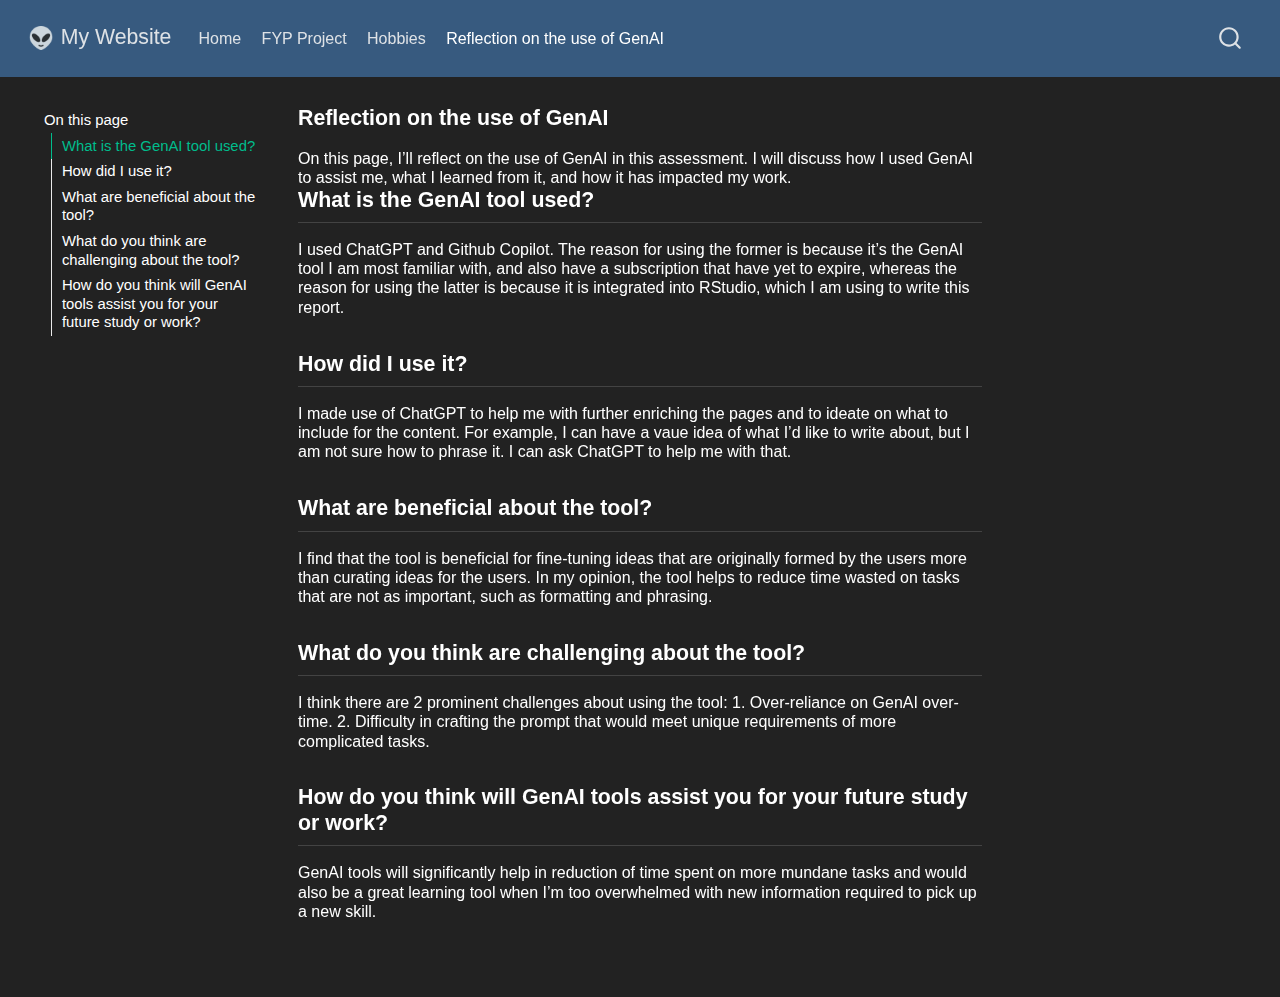
<file: docs/reflection.html>
<!DOCTYPE html>
<html xmlns="http://www.w3.org/1999/xhtml" lang="en" xml:lang="en"><head>

<meta charset="utf-8">
<meta name="generator" content="quarto-1.7.30">

<meta name="viewport" content="width=device-width, initial-scale=1.0, user-scalable=yes">


<title>Reflection on the use of GenAI – My Website</title>
<style>
code{white-space: pre-wrap;}
span.smallcaps{font-variant: small-caps;}
div.columns{display: flex; gap: min(4vw, 1.5em);}
div.column{flex: auto; overflow-x: auto;}
div.hanging-indent{margin-left: 1.5em; text-indent: -1.5em;}
ul.task-list{list-style: none;}
ul.task-list li input[type="checkbox"] {
  width: 0.8em;
  margin: 0 0.8em 0.2em -1em; /* quarto-specific, see https://github.com/quarto-dev/quarto-cli/issues/4556 */ 
  vertical-align: middle;
}
</style>


<script src="site_libs/quarto-nav/quarto-nav.js"></script>
<script src="site_libs/quarto-nav/headroom.min.js"></script>
<script src="site_libs/clipboard/clipboard.min.js"></script>
<script src="site_libs/quarto-search/autocomplete.umd.js"></script>
<script src="site_libs/quarto-search/fuse.min.js"></script>
<script src="site_libs/quarto-search/quarto-search.js"></script>
<meta name="quarto:offset" content="./">
<link href="./favicon.png" rel="icon" type="image/png">
<script src="site_libs/quarto-html/quarto.js" type="module"></script>
<script src="site_libs/quarto-html/tabsets/tabsets.js" type="module"></script>
<script src="site_libs/quarto-html/popper.min.js"></script>
<script src="site_libs/quarto-html/tippy.umd.min.js"></script>
<script src="site_libs/quarto-html/anchor.min.js"></script>
<link href="site_libs/quarto-html/tippy.css" rel="stylesheet">
<link href="site_libs/quarto-html/quarto-syntax-highlighting-dark-2b3e328b71be8d25427581baeb23079b.css" rel="stylesheet" id="quarto-text-highlighting-styles">
<script src="site_libs/bootstrap/bootstrap.min.js"></script>
<link href="site_libs/bootstrap/bootstrap-icons.css" rel="stylesheet">
<link href="site_libs/bootstrap/bootstrap-1688d9e1630bd0bcb1ec498477fd8fb7.min.css" rel="stylesheet" append-hash="true" id="quarto-bootstrap" data-mode="dark">
<script id="quarto-search-options" type="application/json">{
  "location": "navbar",
  "copy-button": false,
  "collapse-after": 3,
  "panel-placement": "end",
  "type": "overlay",
  "limit": 50,
  "keyboard-shortcut": [
    "f",
    "/",
    "s"
  ],
  "show-item-context": false,
  "language": {
    "search-no-results-text": "No results",
    "search-matching-documents-text": "matching documents",
    "search-copy-link-title": "Copy link to search",
    "search-hide-matches-text": "Hide additional matches",
    "search-more-match-text": "more match in this document",
    "search-more-matches-text": "more matches in this document",
    "search-clear-button-title": "Clear",
    "search-text-placeholder": "",
    "search-detached-cancel-button-title": "Cancel",
    "search-submit-button-title": "Submit",
    "search-label": "Search"
  }
}</script>


<link rel="stylesheet" href="styles.css">
</head>

<body class="floating nav-fixed quarto-light">

<div id="quarto-search-results"></div>
  <header id="quarto-header" class="headroom fixed-top">
    <nav class="navbar navbar-expand-lg " data-bs-theme="dark">
      <div class="navbar-container container-fluid">
      <div class="navbar-brand-container mx-auto">
    <a href="./index.html" class="navbar-brand navbar-brand-logo">
    <img src="./logo.png" alt="" class="navbar-logo">
    </a>
    <a class="navbar-brand" href="./index.html">
    <span class="navbar-title">My Website</span>
    </a>
  </div>
            <div id="quarto-search" class="" title="Search"></div>
          <button class="navbar-toggler" type="button" data-bs-toggle="collapse" data-bs-target="#navbarCollapse" aria-controls="navbarCollapse" role="menu" aria-expanded="false" aria-label="Toggle navigation" onclick="if (window.quartoToggleHeadroom) { window.quartoToggleHeadroom(); }">
  <span class="navbar-toggler-icon"></span>
</button>
          <div class="collapse navbar-collapse" id="navbarCollapse">
            <ul class="navbar-nav navbar-nav-scroll me-auto">
  <li class="nav-item">
    <a class="nav-link" href="./index.html"> 
<span class="menu-text">Home</span></a>
  </li>  
  <li class="nav-item">
    <a class="nav-link" href="./about.html"> 
<span class="menu-text">FYP Project</span></a>
  </li>  
  <li class="nav-item">
    <a class="nav-link" href="./hobbies.html"> 
<span class="menu-text">Hobbies</span></a>
  </li>  
  <li class="nav-item">
    <a class="nav-link active" href="./reflection.html" aria-current="page"> 
<span class="menu-text">Reflection on the use of GenAI</span></a>
  </li>  
</ul>
          </div> <!-- /navcollapse -->
            <div class="quarto-navbar-tools">
</div>
      </div> <!-- /container-fluid -->
    </nav>
</header>
<!-- content -->
<div id="quarto-content" class="quarto-container page-columns page-rows-contents page-layout-article page-navbar">
<!-- sidebar -->
  <nav id="quarto-sidebar" class="sidebar collapse collapse-horizontal quarto-sidebar-collapse-item sidebar-navigation floating overflow-auto">
    <nav id="TOC" role="doc-toc" class="toc-active">
    <h2 id="toc-title">On this page</h2>
   
  <ul>
  <li><a href="#what-is-the-genai-tool-used" id="toc-what-is-the-genai-tool-used" class="nav-link active" data-scroll-target="#what-is-the-genai-tool-used">What is the GenAI tool used?</a></li>
  <li><a href="#how-did-i-use-it" id="toc-how-did-i-use-it" class="nav-link" data-scroll-target="#how-did-i-use-it">How did I use it?</a></li>
  <li><a href="#what-are-beneficial-about-the-tool" id="toc-what-are-beneficial-about-the-tool" class="nav-link" data-scroll-target="#what-are-beneficial-about-the-tool">What are beneficial about the tool?</a></li>
  <li><a href="#what-do-you-think-are-challenging-about-the-tool" id="toc-what-do-you-think-are-challenging-about-the-tool" class="nav-link" data-scroll-target="#what-do-you-think-are-challenging-about-the-tool">What do you think are challenging about the tool?</a></li>
  <li><a href="#how-do-you-think-will-genai-tools-assist-you-for-your-future-study-or-work" id="toc-how-do-you-think-will-genai-tools-assist-you-for-your-future-study-or-work" class="nav-link" data-scroll-target="#how-do-you-think-will-genai-tools-assist-you-for-your-future-study-or-work">How do you think will GenAI tools assist you for your future study or work?</a></li>
  </ul>
</nav>
</nav>
<div id="quarto-sidebar-glass" class="quarto-sidebar-collapse-item" data-bs-toggle="collapse" data-bs-target=".quarto-sidebar-collapse-item"></div>
<!-- margin-sidebar -->
    <div id="quarto-margin-sidebar" class="sidebar margin-sidebar zindex-bottom">
    </div>
<!-- main -->
<main class="content" id="quarto-document-content">

<header id="title-block-header" class="quarto-title-block default">
<div class="quarto-title">
<h1 class="title">Reflection on the use of GenAI</h1>
</div>



<div class="quarto-title-meta">

    
  
    
  </div>
  


</header>


<p>On this page, I’ll reflect on the use of GenAI in this assessment. I will discuss how I used GenAI to assist me, what I learned from it, and how it has impacted my work.</p>
<section id="what-is-the-genai-tool-used" class="level2">
<h2 class="anchored" data-anchor-id="what-is-the-genai-tool-used">What is the GenAI tool used?</h2>
<p>I used ChatGPT and Github Copilot. The reason for using the former is because it’s the GenAI tool I am most familiar with, and also have a subscription that have yet to expire, whereas the reason for using the latter is because it is integrated into RStudio, which I am using to write this report.</p>
</section>
<section id="how-did-i-use-it" class="level2">
<h2 class="anchored" data-anchor-id="how-did-i-use-it">How did I use it?</h2>
<p>I made use of ChatGPT to help me with further enriching the pages and to ideate on what to include for the content. For example, I can have a vaue idea of what I’d like to write about, but I am not sure how to phrase it. I can ask ChatGPT to help me with that.</p>
</section>
<section id="what-are-beneficial-about-the-tool" class="level2">
<h2 class="anchored" data-anchor-id="what-are-beneficial-about-the-tool">What are beneficial about the tool?</h2>
<p>I find that the tool is beneficial for fine-tuning ideas that are originally formed by the users more than curating ideas for the users. In my opinion, the tool helps to reduce time wasted on tasks that are not as important, such as formatting and phrasing.</p>
</section>
<section id="what-do-you-think-are-challenging-about-the-tool" class="level2">
<h2 class="anchored" data-anchor-id="what-do-you-think-are-challenging-about-the-tool">What do you think are challenging about the tool?</h2>
<p>I think there are 2 prominent challenges about using the tool: 1. Over-reliance on GenAI over-time. 2. Difficulty in crafting the prompt that would meet unique requirements of more complicated tasks.</p>
</section>
<section id="how-do-you-think-will-genai-tools-assist-you-for-your-future-study-or-work" class="level2">
<h2 class="anchored" data-anchor-id="how-do-you-think-will-genai-tools-assist-you-for-your-future-study-or-work">How do you think will GenAI tools assist you for your future study or work?</h2>
<p>GenAI tools will significantly help in reduction of time spent on more mundane tasks and would also be a great learning tool when I’m too overwhelmed with new information required to pick up a new skill.</p>


</section>

</main> <!-- /main -->
<script id="quarto-html-after-body" type="application/javascript">
  window.document.addEventListener("DOMContentLoaded", function (event) {
    const icon = "";
    const anchorJS = new window.AnchorJS();
    anchorJS.options = {
      placement: 'right',
      icon: icon
    };
    anchorJS.add('.anchored');
    const isCodeAnnotation = (el) => {
      for (const clz of el.classList) {
        if (clz.startsWith('code-annotation-')) {                     
          return true;
        }
      }
      return false;
    }
    const onCopySuccess = function(e) {
      // button target
      const button = e.trigger;
      // don't keep focus
      button.blur();
      // flash "checked"
      button.classList.add('code-copy-button-checked');
      var currentTitle = button.getAttribute("title");
      button.setAttribute("title", "Copied!");
      let tooltip;
      if (window.bootstrap) {
        button.setAttribute("data-bs-toggle", "tooltip");
        button.setAttribute("data-bs-placement", "left");
        button.setAttribute("data-bs-title", "Copied!");
        tooltip = new bootstrap.Tooltip(button, 
          { trigger: "manual", 
            customClass: "code-copy-button-tooltip",
            offset: [0, -8]});
        tooltip.show();    
      }
      setTimeout(function() {
        if (tooltip) {
          tooltip.hide();
          button.removeAttribute("data-bs-title");
          button.removeAttribute("data-bs-toggle");
          button.removeAttribute("data-bs-placement");
        }
        button.setAttribute("title", currentTitle);
        button.classList.remove('code-copy-button-checked');
      }, 1000);
      // clear code selection
      e.clearSelection();
    }
    const getTextToCopy = function(trigger) {
        const codeEl = trigger.previousElementSibling.cloneNode(true);
        for (const childEl of codeEl.children) {
          if (isCodeAnnotation(childEl)) {
            childEl.remove();
          }
        }
        return codeEl.innerText;
    }
    const clipboard = new window.ClipboardJS('.code-copy-button:not([data-in-quarto-modal])', {
      text: getTextToCopy
    });
    clipboard.on('success', onCopySuccess);
    if (window.document.getElementById('quarto-embedded-source-code-modal')) {
      const clipboardModal = new window.ClipboardJS('.code-copy-button[data-in-quarto-modal]', {
        text: getTextToCopy,
        container: window.document.getElementById('quarto-embedded-source-code-modal')
      });
      clipboardModal.on('success', onCopySuccess);
    }
      var localhostRegex = new RegExp(/^(?:http|https):\/\/localhost\:?[0-9]*\//);
      var mailtoRegex = new RegExp(/^mailto:/);
        var filterRegex = new RegExp('/' + window.location.host + '/');
      var isInternal = (href) => {
          return filterRegex.test(href) || localhostRegex.test(href) || mailtoRegex.test(href);
      }
      // Inspect non-navigation links and adorn them if external
     var links = window.document.querySelectorAll('a[href]:not(.nav-link):not(.navbar-brand):not(.toc-action):not(.sidebar-link):not(.sidebar-item-toggle):not(.pagination-link):not(.no-external):not([aria-hidden]):not(.dropdown-item):not(.quarto-navigation-tool):not(.about-link)');
      for (var i=0; i<links.length; i++) {
        const link = links[i];
        if (!isInternal(link.href)) {
          // undo the damage that might have been done by quarto-nav.js in the case of
          // links that we want to consider external
          if (link.dataset.originalHref !== undefined) {
            link.href = link.dataset.originalHref;
          }
        }
      }
    function tippyHover(el, contentFn, onTriggerFn, onUntriggerFn) {
      const config = {
        allowHTML: true,
        maxWidth: 500,
        delay: 100,
        arrow: false,
        appendTo: function(el) {
            return el.parentElement;
        },
        interactive: true,
        interactiveBorder: 10,
        theme: 'quarto',
        placement: 'bottom-start',
      };
      if (contentFn) {
        config.content = contentFn;
      }
      if (onTriggerFn) {
        config.onTrigger = onTriggerFn;
      }
      if (onUntriggerFn) {
        config.onUntrigger = onUntriggerFn;
      }
      window.tippy(el, config); 
    }
    const noterefs = window.document.querySelectorAll('a[role="doc-noteref"]');
    for (var i=0; i<noterefs.length; i++) {
      const ref = noterefs[i];
      tippyHover(ref, function() {
        // use id or data attribute instead here
        let href = ref.getAttribute('data-footnote-href') || ref.getAttribute('href');
        try { href = new URL(href).hash; } catch {}
        const id = href.replace(/^#\/?/, "");
        const note = window.document.getElementById(id);
        if (note) {
          return note.innerHTML;
        } else {
          return "";
        }
      });
    }
    const xrefs = window.document.querySelectorAll('a.quarto-xref');
    const processXRef = (id, note) => {
      // Strip column container classes
      const stripColumnClz = (el) => {
        el.classList.remove("page-full", "page-columns");
        if (el.children) {
          for (const child of el.children) {
            stripColumnClz(child);
          }
        }
      }
      stripColumnClz(note)
      if (id === null || id.startsWith('sec-')) {
        // Special case sections, only their first couple elements
        const container = document.createElement("div");
        if (note.children && note.children.length > 2) {
          container.appendChild(note.children[0].cloneNode(true));
          for (let i = 1; i < note.children.length; i++) {
            const child = note.children[i];
            if (child.tagName === "P" && child.innerText === "") {
              continue;
            } else {
              container.appendChild(child.cloneNode(true));
              break;
            }
          }
          if (window.Quarto?.typesetMath) {
            window.Quarto.typesetMath(container);
          }
          return container.innerHTML
        } else {
          if (window.Quarto?.typesetMath) {
            window.Quarto.typesetMath(note);
          }
          return note.innerHTML;
        }
      } else {
        // Remove any anchor links if they are present
        const anchorLink = note.querySelector('a.anchorjs-link');
        if (anchorLink) {
          anchorLink.remove();
        }
        if (window.Quarto?.typesetMath) {
          window.Quarto.typesetMath(note);
        }
        if (note.classList.contains("callout")) {
          return note.outerHTML;
        } else {
          return note.innerHTML;
        }
      }
    }
    for (var i=0; i<xrefs.length; i++) {
      const xref = xrefs[i];
      tippyHover(xref, undefined, function(instance) {
        instance.disable();
        let url = xref.getAttribute('href');
        let hash = undefined; 
        if (url.startsWith('#')) {
          hash = url;
        } else {
          try { hash = new URL(url).hash; } catch {}
        }
        if (hash) {
          const id = hash.replace(/^#\/?/, "");
          const note = window.document.getElementById(id);
          if (note !== null) {
            try {
              const html = processXRef(id, note.cloneNode(true));
              instance.setContent(html);
            } finally {
              instance.enable();
              instance.show();
            }
          } else {
            // See if we can fetch this
            fetch(url.split('#')[0])
            .then(res => res.text())
            .then(html => {
              const parser = new DOMParser();
              const htmlDoc = parser.parseFromString(html, "text/html");
              const note = htmlDoc.getElementById(id);
              if (note !== null) {
                const html = processXRef(id, note);
                instance.setContent(html);
              } 
            }).finally(() => {
              instance.enable();
              instance.show();
            });
          }
        } else {
          // See if we can fetch a full url (with no hash to target)
          // This is a special case and we should probably do some content thinning / targeting
          fetch(url)
          .then(res => res.text())
          .then(html => {
            const parser = new DOMParser();
            const htmlDoc = parser.parseFromString(html, "text/html");
            const note = htmlDoc.querySelector('main.content');
            if (note !== null) {
              // This should only happen for chapter cross references
              // (since there is no id in the URL)
              // remove the first header
              if (note.children.length > 0 && note.children[0].tagName === "HEADER") {
                note.children[0].remove();
              }
              const html = processXRef(null, note);
              instance.setContent(html);
            } 
          }).finally(() => {
            instance.enable();
            instance.show();
          });
        }
      }, function(instance) {
      });
    }
        let selectedAnnoteEl;
        const selectorForAnnotation = ( cell, annotation) => {
          let cellAttr = 'data-code-cell="' + cell + '"';
          let lineAttr = 'data-code-annotation="' +  annotation + '"';
          const selector = 'span[' + cellAttr + '][' + lineAttr + ']';
          return selector;
        }
        const selectCodeLines = (annoteEl) => {
          const doc = window.document;
          const targetCell = annoteEl.getAttribute("data-target-cell");
          const targetAnnotation = annoteEl.getAttribute("data-target-annotation");
          const annoteSpan = window.document.querySelector(selectorForAnnotation(targetCell, targetAnnotation));
          const lines = annoteSpan.getAttribute("data-code-lines").split(",");
          const lineIds = lines.map((line) => {
            return targetCell + "-" + line;
          })
          let top = null;
          let height = null;
          let parent = null;
          if (lineIds.length > 0) {
              //compute the position of the single el (top and bottom and make a div)
              const el = window.document.getElementById(lineIds[0]);
              top = el.offsetTop;
              height = el.offsetHeight;
              parent = el.parentElement.parentElement;
            if (lineIds.length > 1) {
              const lastEl = window.document.getElementById(lineIds[lineIds.length - 1]);
              const bottom = lastEl.offsetTop + lastEl.offsetHeight;
              height = bottom - top;
            }
            if (top !== null && height !== null && parent !== null) {
              // cook up a div (if necessary) and position it 
              let div = window.document.getElementById("code-annotation-line-highlight");
              if (div === null) {
                div = window.document.createElement("div");
                div.setAttribute("id", "code-annotation-line-highlight");
                div.style.position = 'absolute';
                parent.appendChild(div);
              }
              div.style.top = top - 2 + "px";
              div.style.height = height + 4 + "px";
              div.style.left = 0;
              let gutterDiv = window.document.getElementById("code-annotation-line-highlight-gutter");
              if (gutterDiv === null) {
                gutterDiv = window.document.createElement("div");
                gutterDiv.setAttribute("id", "code-annotation-line-highlight-gutter");
                gutterDiv.style.position = 'absolute';
                const codeCell = window.document.getElementById(targetCell);
                const gutter = codeCell.querySelector('.code-annotation-gutter');
                gutter.appendChild(gutterDiv);
              }
              gutterDiv.style.top = top - 2 + "px";
              gutterDiv.style.height = height + 4 + "px";
            }
            selectedAnnoteEl = annoteEl;
          }
        };
        const unselectCodeLines = () => {
          const elementsIds = ["code-annotation-line-highlight", "code-annotation-line-highlight-gutter"];
          elementsIds.forEach((elId) => {
            const div = window.document.getElementById(elId);
            if (div) {
              div.remove();
            }
          });
          selectedAnnoteEl = undefined;
        };
          // Handle positioning of the toggle
      window.addEventListener(
        "resize",
        throttle(() => {
          elRect = undefined;
          if (selectedAnnoteEl) {
            selectCodeLines(selectedAnnoteEl);
          }
        }, 10)
      );
      function throttle(fn, ms) {
      let throttle = false;
      let timer;
        return (...args) => {
          if(!throttle) { // first call gets through
              fn.apply(this, args);
              throttle = true;
          } else { // all the others get throttled
              if(timer) clearTimeout(timer); // cancel #2
              timer = setTimeout(() => {
                fn.apply(this, args);
                timer = throttle = false;
              }, ms);
          }
        };
      }
        // Attach click handler to the DT
        const annoteDls = window.document.querySelectorAll('dt[data-target-cell]');
        for (const annoteDlNode of annoteDls) {
          annoteDlNode.addEventListener('click', (event) => {
            const clickedEl = event.target;
            if (clickedEl !== selectedAnnoteEl) {
              unselectCodeLines();
              const activeEl = window.document.querySelector('dt[data-target-cell].code-annotation-active');
              if (activeEl) {
                activeEl.classList.remove('code-annotation-active');
              }
              selectCodeLines(clickedEl);
              clickedEl.classList.add('code-annotation-active');
            } else {
              // Unselect the line
              unselectCodeLines();
              clickedEl.classList.remove('code-annotation-active');
            }
          });
        }
    const findCites = (el) => {
      const parentEl = el.parentElement;
      if (parentEl) {
        const cites = parentEl.dataset.cites;
        if (cites) {
          return {
            el,
            cites: cites.split(' ')
          };
        } else {
          return findCites(el.parentElement)
        }
      } else {
        return undefined;
      }
    };
    var bibliorefs = window.document.querySelectorAll('a[role="doc-biblioref"]');
    for (var i=0; i<bibliorefs.length; i++) {
      const ref = bibliorefs[i];
      const citeInfo = findCites(ref);
      if (citeInfo) {
        tippyHover(citeInfo.el, function() {
          var popup = window.document.createElement('div');
          citeInfo.cites.forEach(function(cite) {
            var citeDiv = window.document.createElement('div');
            citeDiv.classList.add('hanging-indent');
            citeDiv.classList.add('csl-entry');
            var biblioDiv = window.document.getElementById('ref-' + cite);
            if (biblioDiv) {
              citeDiv.innerHTML = biblioDiv.innerHTML;
            }
            popup.appendChild(citeDiv);
          });
          return popup.innerHTML;
        });
      }
    }
  });
  </script>
</div> <!-- /content -->




</body></html>
</file>
<file: docs/site_libs/quarto-html/tippy.css>
.tippy-box[data-animation=fade][data-state=hidden]{opacity:0}[data-tippy-root]{max-width:calc(100vw - 10px)}.tippy-box{position:relative;background-color:#333;color:#fff;border-radius:4px;font-size:14px;line-height:1.4;white-space:normal;outline:0;transition-property:transform,visibility,opacity}.tippy-box[data-placement^=top]>.tippy-arrow{bottom:0}.tippy-box[data-placement^=top]>.tippy-arrow:before{bottom:-7px;left:0;border-width:8px 8px 0;border-top-color:initial;transform-origin:center top}.tippy-box[data-placement^=bottom]>.tippy-arrow{top:0}.tippy-box[data-placement^=bottom]>.tippy-arrow:before{top:-7px;left:0;border-width:0 8px 8px;border-bottom-color:initial;transform-origin:center bottom}.tippy-box[data-placement^=left]>.tippy-arrow{right:0}.tippy-box[data-placement^=left]>.tippy-arrow:before{border-width:8px 0 8px 8px;border-left-color:initial;right:-7px;transform-origin:center left}.tippy-box[data-placement^=right]>.tippy-arrow{left:0}.tippy-box[data-placement^=right]>.tippy-arrow:before{left:-7px;border-width:8px 8px 8px 0;border-right-color:initial;transform-origin:center right}.tippy-box[data-inertia][data-state=visible]{transition-timing-function:cubic-bezier(.54,1.5,.38,1.11)}.tippy-arrow{width:16px;height:16px;color:#333}.tippy-arrow:before{content:"";position:absolute;border-color:transparent;border-style:solid}.tippy-content{position:relative;padding:5px 9px;z-index:1}
</file>
<file: docs/site_libs/quarto-html/quarto-syntax-highlighting-dark-2b3e328b71be8d25427581baeb23079b.css>
/* quarto syntax highlight colors */
:root {
  --quarto-hl-al-color: #f07178;
  --quarto-hl-an-color: #d4d0ab;
  --quarto-hl-at-color: #00e0e0;
  --quarto-hl-bn-color: #d4d0ab;
  --quarto-hl-bu-color: #abe338;
  --quarto-hl-ch-color: #abe338;
  --quarto-hl-co-color: #f8f8f2;
  --quarto-hl-cv-color: #ffd700;
  --quarto-hl-cn-color: #ffd700;
  --quarto-hl-cf-color: #ffa07a;
  --quarto-hl-dt-color: #ffa07a;
  --quarto-hl-dv-color: #d4d0ab;
  --quarto-hl-do-color: #f8f8f2;
  --quarto-hl-er-color: #f07178;
  --quarto-hl-ex-color: #00e0e0;
  --quarto-hl-fl-color: #d4d0ab;
  --quarto-hl-fu-color: #ffa07a;
  --quarto-hl-im-color: #abe338;
  --quarto-hl-in-color: #d4d0ab;
  --quarto-hl-kw-color: #ffa07a;
  --quarto-hl-op-color: #ffa07a;
  --quarto-hl-ot-color: #00e0e0;
  --quarto-hl-pp-color: #dcc6e0;
  --quarto-hl-re-color: #00e0e0;
  --quarto-hl-sc-color: #abe338;
  --quarto-hl-ss-color: #abe338;
  --quarto-hl-st-color: #abe338;
  --quarto-hl-va-color: #00e0e0;
  --quarto-hl-vs-color: #abe338;
  --quarto-hl-wa-color: #dcc6e0;
}

/* other quarto variables */
:root {
  --quarto-font-monospace: SFMono-Regular, Menlo, Monaco, Consolas, "Liberation Mono", "Courier New", monospace;
}

/* syntax highlight based on Pandoc's rules */
pre > code.sourceCode > span {
  color: #f8f8f2;
}

code.sourceCode > span {
  color: #f8f8f2;
}

div.sourceCode,
div.sourceCode pre.sourceCode {
  color: #f8f8f2;
}

/* Normal */
code span {
  color: #f8f8f2;
}

/* Alert */
code span.al {
  color: #f07178;
}

/* Annotation */
code span.an {
  color: #d4d0ab;
}

/* Attribute */
code span.at {
  color: #00e0e0;
}

/* BaseN */
code span.bn {
  color: #d4d0ab;
}

/* BuiltIn */
code span.bu {
  color: #abe338;
}

/* ControlFlow */
code span.cf {
  font-weight: bold;
  color: #ffa07a;
}

/* Char */
code span.ch {
  color: #abe338;
}

/* Constant */
code span.cn {
  color: #ffd700;
}

/* Comment */
code span.co {
  font-style: italic;
  color: #f8f8f2;
}

/* CommentVar */
code span.cv {
  color: #ffd700;
}

/* Documentation */
code span.do {
  color: #f8f8f2;
}

/* DataType */
code span.dt {
  color: #ffa07a;
}

/* DecVal */
code span.dv {
  color: #d4d0ab;
}

/* Error */
code span.er {
  color: #f07178;
  text-decoration: underline;
}

/* Extension */
code span.ex {
  font-weight: bold;
  color: #00e0e0;
}

/* Float */
code span.fl {
  color: #d4d0ab;
}

/* Function */
code span.fu {
  color: #ffa07a;
}

/* Import */
code span.im {
  color: #abe338;
}

/* Information */
code span.in {
  color: #d4d0ab;
}

/* Keyword */
code span.kw {
  font-weight: bold;
  color: #ffa07a;
}

/* Operator */
code span.op {
  color: #ffa07a;
}

/* Other */
code span.ot {
  color: #00e0e0;
}

/* Preprocessor */
code span.pp {
  color: #dcc6e0;
}

/* RegionMarker */
code span.re {
  background-color: #f8f8f2;
  color: #00e0e0;
}

/* SpecialChar */
code span.sc {
  color: #abe338;
}

/* SpecialString */
code span.ss {
  color: #abe338;
}

/* String */
code span.st {
  color: #abe338;
}

/* Variable */
code span.va {
  color: #00e0e0;
}

/* VerbatimString */
code span.vs {
  color: #abe338;
}

/* Warning */
code span.wa {
  color: #dcc6e0;
}

.prevent-inlining {
  content: "</";
}

/*# sourceMappingURL=fcde2f0d460d49b419838c2160d61c64.css.map */
</file>
<file: docs/styles.css>
/* css styles */

body {
  font-family: Arial, sans-serif;
  font-size: 16px;
}

p {
  margin: 0;
  padding: 0;
  line-height: 1.2;
}

h1,h2 {
  font-size: 16pt;
}

h3,h4 {
  font-size: 14pt;
}
</file>
<file: docs/site_libs/quarto-html/quarto-syntax-highlighting-de070a7b0ab54f8780927367ac907214.css>
/* quarto syntax highlight colors */
:root {
  --quarto-hl-ot-color: #003B4F;
  --quarto-hl-at-color: #657422;
  --quarto-hl-ss-color: #20794D;
  --quarto-hl-an-color: #5E5E5E;
  --quarto-hl-fu-color: #4758AB;
  --quarto-hl-st-color: #20794D;
  --quarto-hl-cf-color: #003B4F;
  --quarto-hl-op-color: #5E5E5E;
  --quarto-hl-er-color: #AD0000;
  --quarto-hl-bn-color: #AD0000;
  --quarto-hl-al-color: #AD0000;
  --quarto-hl-va-color: #111111;
  --quarto-hl-bu-color: inherit;
  --quarto-hl-ex-color: inherit;
  --quarto-hl-pp-color: #AD0000;
  --quarto-hl-in-color: #5E5E5E;
  --quarto-hl-vs-color: #20794D;
  --quarto-hl-wa-color: #5E5E5E;
  --quarto-hl-do-color: #5E5E5E;
  --quarto-hl-im-color: #00769E;
  --quarto-hl-ch-color: #20794D;
  --quarto-hl-dt-color: #AD0000;
  --quarto-hl-fl-color: #AD0000;
  --quarto-hl-co-color: #5E5E5E;
  --quarto-hl-cv-color: #5E5E5E;
  --quarto-hl-cn-color: #8f5902;
  --quarto-hl-sc-color: #5E5E5E;
  --quarto-hl-dv-color: #AD0000;
  --quarto-hl-kw-color: #003B4F;
}

/* other quarto variables */
:root {
  --quarto-font-monospace: SFMono-Regular, Menlo, Monaco, Consolas, "Liberation Mono", "Courier New", monospace;
}

/* syntax highlight based on Pandoc's rules */
pre > code.sourceCode > span {
  color: #003B4F;
}

code.sourceCode > span {
  color: #003B4F;
}

div.sourceCode,
div.sourceCode pre.sourceCode {
  color: #003B4F;
}

/* Normal */
code span {
  color: #003B4F;
}

/* Alert */
code span.al {
  color: #AD0000;
  font-style: inherit;
}

/* Annotation */
code span.an {
  color: #5E5E5E;
  font-style: inherit;
}

/* Attribute */
code span.at {
  color: #657422;
  font-style: inherit;
}

/* BaseN */
code span.bn {
  color: #AD0000;
  font-style: inherit;
}

/* BuiltIn */
code span.bu {
  font-style: inherit;
}

/* ControlFlow */
code span.cf {
  color: #003B4F;
  font-weight: bold;
  font-style: inherit;
}

/* Char */
code span.ch {
  color: #20794D;
  font-style: inherit;
}

/* Constant */
code span.cn {
  color: #8f5902;
  font-style: inherit;
}

/* Comment */
code span.co {
  color: #5E5E5E;
  font-style: inherit;
}

/* CommentVar */
code span.cv {
  color: #5E5E5E;
  font-style: italic;
}

/* Documentation */
code span.do {
  color: #5E5E5E;
  font-style: italic;
}

/* DataType */
code span.dt {
  color: #AD0000;
  font-style: inherit;
}

/* DecVal */
code span.dv {
  color: #AD0000;
  font-style: inherit;
}

/* Error */
code span.er {
  color: #AD0000;
  font-style: inherit;
}

/* Extension */
code span.ex {
  font-style: inherit;
}

/* Float */
code span.fl {
  color: #AD0000;
  font-style: inherit;
}

/* Function */
code span.fu {
  color: #4758AB;
  font-style: inherit;
}

/* Import */
code span.im {
  color: #00769E;
  font-style: inherit;
}

/* Information */
code span.in {
  color: #5E5E5E;
  font-style: inherit;
}

/* Keyword */
code span.kw {
  color: #003B4F;
  font-weight: bold;
  font-style: inherit;
}

/* Operator */
code span.op {
  color: #5E5E5E;
  font-style: inherit;
}

/* Other */
code span.ot {
  color: #003B4F;
  font-style: inherit;
}

/* Preprocessor */
code span.pp {
  color: #AD0000;
  font-style: inherit;
}

/* SpecialChar */
code span.sc {
  color: #5E5E5E;
  font-style: inherit;
}

/* SpecialString */
code span.ss {
  color: #20794D;
  font-style: inherit;
}

/* String */
code span.st {
  color: #20794D;
  font-style: inherit;
}

/* Variable */
code span.va {
  color: #111111;
  font-style: inherit;
}

/* VerbatimString */
code span.vs {
  color: #20794D;
  font-style: inherit;
}

/* Warning */
code span.wa {
  color: #5E5E5E;
  font-style: italic;
}

.prevent-inlining {
  content: "</";
}

/*# sourceMappingURL=87b39de9f4d1ff88c62557026aa071dc.css.map */
</file>
